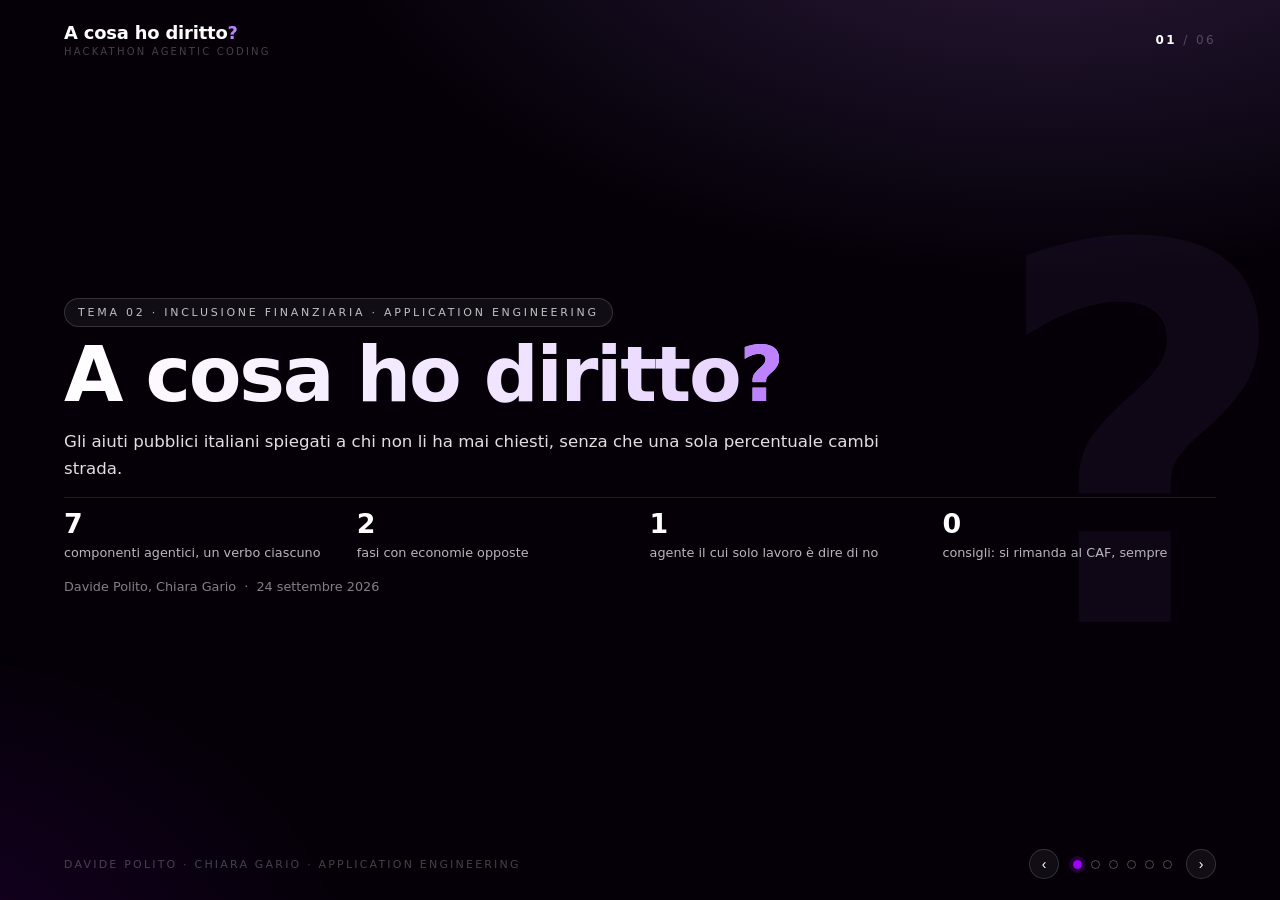
<file: presentation/index.html>
<!doctype html>
<html lang="it">
<head>
<meta charset="utf-8">
<meta name="viewport" content="width=device-width, initial-scale=1">
<title>A cosa ho diritto? — Hackathon Agentic Coding</title>
<!--
  Presentazione a 6 sezioni, 3:00 totali.
  I due minuti restanti dei cinque a disposizione sono demo dal vivo dell'applicazione reale
  (python app/main.py -> http://localhost:5000). Per questo il deck NON mostra schermate del
  prodotto né racconta il percorso utente passo per passo: quello lo fa la demo.
  La sezione 6 è la cerniera fra deck e demo.

  File singolo, nessuna dipendenza esterna: nessuna CDN, nessun font remoto, nessun build.
  Si apre offline con doppio clic.
  Navigazione: frecce destra/sinistra, PagSu/PagGiu, barra spaziatrice, Home, Fine, o i pallini in basso.

  Nomi, tier, fasi e limiti sono allineati a agents/ARCHITETTURA.md: in caso di divergenza vince quel file.
  Le cifre della sezione 04 vengono da agents/state/verifica-fase-a.json, riportate senza arrotondamenti.
  Estetica: docs/ux/estetica-v2.css, inlinata e adattata ai token di questo file.
  Contrasti: #A100FF come testo è 3.92:1 (sotto soglia) e qui è usato solo per riempimenti e bordi;
  il testo viola è #BE82FF (7.75:1). I numeri grandi sono bianco -> #D9B8FF su #230B33.
-->
<style>
*{box-sizing:border-box;margin:0;padding:0}
:root{
  --purple:#A100FF;           /* solo riempimenti e bordi */
  --purple-deep:#8A00DB;      /* riempimento con testo bianco sopra: 6.77:1 */
  --purple-light:#BE82FF;     /* testo viola: 7.75:1 */
  --bg:#050008;
  --surface-sunken:#0A0310;
  --surface-raised:#230B33;   /* bianco 17.99:1 · BE82FF 6.71:1 */
  --surface-top:#2E1440;
  --line:rgba(255,255,255,0.15);
  --line-hairline:rgba(255,255,255,0.10);
  --soft:rgba(255,255,255,0.05);
  --muted:rgba(255,255,255,0.64);
  --dim:#B9B5BC;              /* 9.89:1 su raised */
  --faint:rgba(255,255,255,0.25);
  --num-gradient:linear-gradient(180deg,#FFFFFF,#D9B8FF);
  --cat-glow:rgba(190,130,255,0.22);
}
html,body{height:100%}
body{
  background:var(--bg);
  color:#fff;
  font-family:"Inter",system-ui,-apple-system,"Segoe UI",Roboto,sans-serif;
  line-height:1.6;
  -webkit-font-smoothing:antialiased;
  overflow:hidden;
}
body::before{
  content:"";position:fixed;inset:0;pointer-events:none;z-index:0;
  background:
    radial-gradient(1200px 680px at 82% -16%, var(--cat-glow), transparent 62%),
    radial-gradient(820px 560px at -10% 108%, rgba(161,0,255,0.13), transparent 60%);
}

/* ---------- struttura ---------- */
.deck{position:fixed;inset:0;z-index:1}
.slide{
  position:absolute;inset:0;
  display:flex;flex-direction:column;justify-content:center;justify-content:safe center;
  padding:clamp(58px,7.6vh,92px) clamp(26px,5vw,88px) clamp(66px,8.4vh,92px);
  opacity:0;visibility:hidden;transform:translateY(10px);
  transition:opacity .3s ease, transform .3s ease;
  overflow-y:auto;
}
.slide.active{opacity:1;visibility:visible;transform:none}
.inner{width:100%;max-width:1260px;margin:0 auto}

/* ---------- chrome ---------- */
.chrome{position:fixed;left:0;right:0;z-index:5;pointer-events:none;
  padding:0 clamp(26px,5vw,88px);display:flex;align-items:center;justify-content:space-between;gap:18px}
.chrome.top{top:clamp(16px,2.6vh,30px)}
.chrome.bot{bottom:clamp(14px,2.3vh,26px)}
.wordmark{font-size:clamp(14px,1.4vw,18px);font-weight:600;letter-spacing:-0.01em;color:#fff;line-height:1.15}
.wordmark i{font-style:normal;font-weight:700;color:var(--purple-light)}
.wordmark small{display:block;margin-top:2px;font-size:10px;font-weight:500;
  text-transform:uppercase;letter-spacing:0.22em;color:var(--faint)}
.counter{font-size:12px;letter-spacing:.2em;color:var(--faint);font-variant-numeric:tabular-nums}
.counter b{color:#fff;font-weight:600}
.footnote{font-size:11px;text-transform:uppercase;letter-spacing:0.2em;color:rgba(255,255,255,0.25)}
.nav{display:flex;align-items:center;gap:14px;pointer-events:auto}
.dots{display:flex;gap:9px}
.dot{width:9px;height:9px;padding:0;border-radius:999px;border:1px solid rgba(255,255,255,0.28);
  background:transparent;cursor:pointer;transition:all .2s ease}
.dot.on{background:var(--purple);border-color:var(--purple);box-shadow:0 0 0 4px rgba(161,0,255,0.18)}
.navbtn{width:30px;height:30px;border-radius:999px;border:1px solid var(--line);background:var(--soft);
  color:#fff;cursor:pointer;font-size:14px;line-height:1;display:flex;align-items:center;justify-content:center}
.navbtn:hover{border-color:var(--purple-light)}

/* ---------- tipografia ---------- */
.eyebrow{display:inline-block;border:1px solid var(--line);background:var(--soft);
  border-radius:999px;font-size:11px;text-transform:uppercase;letter-spacing:0.25em;
  padding:7px 16px 6px;color:rgba(255,255,255,0.74);margin-bottom:clamp(10px,1.8vh,22px)}
h1,h2{background:linear-gradient(100deg,#FFFFFF,#D9B8FF);
  -webkit-background-clip:text;background-clip:text;color:transparent;padding-bottom:.06em}
h1{font-size:clamp(38px,6vw,78px);line-height:1.04;letter-spacing:-0.03em;font-weight:700}
h1 q{-webkit-text-fill-color:var(--purple-light);color:var(--purple-light);quotes:none}
h2{font-size:clamp(25px,3.5vw,46px);line-height:1.13;letter-spacing:-0.02em;font-weight:700;
  margin-bottom:clamp(8px,1.5vh,18px)}
h3{font-size:clamp(11px,1.05vw,13px);text-transform:uppercase;letter-spacing:0.2em;
  color:var(--purple-light);font-weight:600;margin-bottom:10px}
.lead{font-size:clamp(16px,1.5vw,22px);color:rgba(255,255,255,0.88);max-width:78ch}
.body{font-size:clamp(13.5px,1.18vw,17px);color:var(--muted)}
.small{font-size:clamp(11.5px,1vw,14.5px);color:rgba(255,255,255,0.5)}
.mt{margin-top:clamp(10px,1.8vh,22px)}
.mt2{margin-top:clamp(16px,2.6vh,30px)}
strong{color:#fff;font-weight:600}
em{color:var(--purple-light);font-style:normal}
code{font-family:ui-monospace,"Cascadia Mono",Consolas,monospace;font-size:0.88em;color:var(--purple-light);
  background:rgba(161,0,255,0.12);border:1px solid rgba(161,0,255,0.22);border-radius:6px;padding:1px 6px;white-space:nowrap}

ul.b{list-style:none}
ul.b li{position:relative;padding-left:1.5em;margin-bottom:.5em;
  font-size:clamp(13.5px,1.18vw,17px);color:var(--muted)}
ul.b li::before{content:"\203A";position:absolute;left:0;top:-0.08em;color:var(--purple-light);font-size:1.3em;line-height:1.5}
ul.b.tight li{margin-bottom:.3em}

/* ---------- blocchi ---------- */
.grid{display:grid;gap:clamp(11px,1.4vw,20px)}
.g2{grid-template-columns:repeat(2,minmax(0,1fr))}
.g3{grid-template-columns:repeat(3,minmax(0,1fr))}
.g2w{grid-template-columns:minmax(0,1.32fr) minmax(0,1fr)}
.card{position:relative;background:linear-gradient(180deg,#180527,var(--surface-raised));
  border:1px solid var(--line-hairline);border-top:3px solid var(--purple-light);
  border-radius:16px;padding:clamp(13px,1.5vw,22px);
  box-shadow:0 18px 40px rgba(0,0,0,.35), inset 0 1px 0 rgba(255,255,255,0.07)}
.card.flat{border-top:1px solid var(--line-hairline);background:rgba(255,255,255,0.035);box-shadow:none}
.card.accent{border-color:rgba(161,0,255,0.45);border-top-color:var(--purple-light);
  background:linear-gradient(180deg,rgba(161,0,255,0.14),rgba(161,0,255,0.07))}
.note{border-left:3px solid var(--purple-light);padding:2px 0 2px 18px;color:#fff;
  font-size:clamp(14px,1.38vw,20px);line-height:1.45}
.quote{background:var(--surface-sunken);border:1px solid var(--line-hairline);
  border-left:3px solid var(--purple-light);border-radius:12px;
  padding:clamp(11px,1.3vw,18px) clamp(14px,1.6vw,24px);
  font-size:clamp(13.5px,1.24vw,18px);line-height:1.5;color:rgba(255,255,255,0.9)}
.quote cite{display:block;margin-top:7px;font-style:normal;font-size:11px;text-transform:uppercase;
  letter-spacing:0.2em;color:var(--faint)}

/* ---------- tessere numero (estetica v2 · R1) ---------- */
.figs{display:grid;grid-template-columns:repeat(auto-fit,minmax(180px,1fr));
  gap:clamp(10px,1.2vw,18px);margin-top:clamp(12px,2vh,24px)}
.fig{position:relative;background:var(--surface-raised);border:1px solid var(--line-hairline);
  border-radius:14px;padding:clamp(13px,1.5vw,22px);overflow:hidden}
.fig::before{content:"";position:absolute;inset:0 0 auto 0;height:1px;
  background:linear-gradient(90deg,transparent,rgba(255,255,255,.22),transparent)}
.fig b{display:block;font-size:clamp(34px,3.6vw,58px);font-weight:700;line-height:1.02;
  letter-spacing:-0.035em;font-variant-numeric:tabular-nums lining-nums;
  color:#fff;background:var(--num-gradient);
  -webkit-background-clip:text;background-clip:text;-webkit-text-fill-color:transparent;
  padding-bottom:.04em}
.fig span{display:block;margin-top:clamp(6px,1vh,12px);font-size:clamp(11.5px,1vw,14.5px);
  line-height:1.35;color:var(--dim)}
.fig.missing b{font-size:clamp(19px,1.9vw,28px);font-weight:500;background:none;
  -webkit-text-fill-color:currentColor;color:var(--dim);letter-spacing:0;line-height:1.3}
@media (forced-colors:active){.fig b{-webkit-text-fill-color:CanvasText;background:none}}

table{width:100%;border-collapse:collapse;font-size:clamp(12.5px,1.1vw,16px)}
th{text-align:left;font-size:11px;text-transform:uppercase;letter-spacing:.2em;color:var(--purple-light);
  font-weight:600;padding:0 0 9px;border-bottom:1px solid rgba(255,255,255,0.14)}
td{padding:10px 0;border-bottom:1px solid rgba(255,255,255,0.08);color:var(--muted);vertical-align:top}
td:first-child{color:#fff;padding-right:24px;width:44%}
table.tight td{padding:8px 0;font-size:clamp(12px,1.02vw,15.5px)}
table.tight td:first-child{width:46%;color:rgba(255,255,255,0.78)}
table.tri td{padding:9px 0}
table.tri td:first-child{width:33%}
table.tri td:nth-child(2),table.tri th:nth-child(2){padding-right:26px}
table.tri th:first-child{padding-right:26px}
.was{color:rgba(255,255,255,0.86)}
.bad{color:#F5B85C}       /* 11.78:1 su fondo scuro */

/* ---------- diagramma ---------- */
.arch{display:block;width:100%;height:auto;max-height:clamp(200px,42vh,400px);margin:0 auto}
.arch text{font-family:"Inter",system-ui,-apple-system,"Segoe UI",Roboto,sans-serif}
.dense h2{font-size:clamp(21px,2.6vw,34px);margin-bottom:6px}
.dense>.inner>.body{font-size:clamp(12.5px,1.02vw,15.5px)}
.dense .card{padding:clamp(10px,1.15vw,17px)}
.dense .card .body{font-size:clamp(12px,0.96vw,15px)}
.dense .mt{margin-top:clamp(9px,1.4vh,16px)}
.legend{display:flex;flex-wrap:wrap;gap:6px 22px;margin-top:9px;
  font-size:clamp(11px,0.98vw,13.5px);color:var(--muted)}
.legend span{display:inline-flex;align-items:center;gap:8px}
.chip{width:13px;height:13px;border-radius:4px;display:inline-block}
.chip.opus{background:var(--purple)}
.chip.sonnet{border:1.5px solid var(--purple-light)}
.chip.haiku{border:1.5px solid rgba(255,255,255,0.35)}

/* ---------- copertina (estetica v2 · R2) ---------- */
.cover{overflow:hidden}
.cover::before{content:"?";position:absolute;right:-1vw;top:50%;transform:translateY(-52%);
  font-size:min(38rem,58vh);line-height:.8;font-weight:700;
  color:var(--purple-light);opacity:.055;pointer-events:none;user-select:none;z-index:0}
.cover .inner{position:relative;z-index:1}
.proofs{display:grid;grid-template-columns:repeat(auto-fit,minmax(150px,1fr));
  gap:clamp(12px,1.5vw,22px);margin-top:clamp(18px,3vh,36px);padding-top:clamp(14px,2.4vh,28px);
  border-top:1px solid var(--line-hairline)}
.proofs b{display:block;font-size:clamp(20px,2.1vw,30px);font-weight:700;line-height:1.05;
  letter-spacing:-0.03em;font-variant-numeric:tabular-nums;color:#fff}
.proofs span{display:block;margin-top:5px;font-size:clamp(11.5px,1vw,14px);color:var(--dim)}

/* ---------- responsive ---------- */
@media (max-height:980px){
  .slide{padding-top:50px;padding-bottom:54px}
  .eyebrow{margin-bottom:8px;padding:5px 13px 4px}
  h2{font-size:clamp(22px,2.9vw,34px);margin-bottom:6px}
  .lead{font-size:clamp(14.5px,1.3vw,18px)}
  .mt{margin-top:10px}
  .mt2{margin-top:14px}
  .figs{margin-top:12px;gap:10px}
  .fig{padding:12px 14px;border-radius:12px}
  .fig b{font-size:clamp(28px,2.9vw,42px)}
  .fig span{margin-top:6px;font-size:11.5px}
  .card{padding:11px 14px;border-radius:12px}
  .dense .arch{max-height:38vh}
  .dense h2{font-size:clamp(19px,2.3vw,28px);margin-bottom:4px}
  .dense>.inner>.body{font-size:12.5px}
  .dense .card{padding:9px 12px}
  .dense .card .body{font-size:11.8px}
  .dense .card h3{margin-bottom:5px}
  .dense .mt{margin-top:9px}
  .dense .small{font-size:11.3px;line-height:1.45}
  table{font-size:12.3px}
  table.tight{font-size:11.8px}
  th{padding-bottom:6px}
  td{padding:7px 0}
  ul.b li{font-size:12.6px;margin-bottom:.24em}
  .quote{padding:9px 14px;font-size:12.8px}
  .note{font-size:14.5px}
  .legend{font-size:11px;gap:3px 16px;margin-top:6px}
  .proofs{margin-top:14px;padding-top:12px}
}
@media (max-width:900px){
  .g2,.g3,.g2w{grid-template-columns:1fr}
  .arch{max-height:none}
  td:first-child{width:auto}
  table.tri td:first-child,table.tri td:nth-child(2){width:auto}
}
@media print{
  body{overflow:visible}
  .chrome{display:none}
  .slide{position:static;opacity:1;visibility:visible;transform:none;page-break-after:always;min-height:100vh}
}
</style>
</head>
<body>

<div class="chrome top">
  <div class="wordmark">A cosa ho diritto<i>?</i><small>Hackathon Agentic Coding</small></div>
  <div class="counter"><b id="cur">01</b> / <span id="tot">06</span></div>
</div>

<main class="deck" id="deck">

<!-- ============================================================
     SEZIONE 1 — COPERTINA
     TEMPO ASSEGNATO: 0:10   ·   cumulato 0:10
     ============================================================ -->
<section class="slide cover" aria-label="Copertina">
  <div class="inner">
    <div class="eyebrow">Tema 02 · Inclusione finanziaria · Application Engineering</div>
    <h1>A cosa ho diritto<q>?</q></h1>
    <p class="lead mt">Gli aiuti pubblici italiani spiegati a chi non li ha mai chiesti, senza che
      una sola percentuale cambi strada.</p>
    <div class="proofs">
      <div><b>7</b><span>componenti agentici, un verbo ciascuno</span></div>
      <div><b>2</b><span>fasi con economie opposte</span></div>
      <div><b>1</b><span>agente il cui solo lavoro è dire di no</span></div>
      <div><b>0</b><span>consigli: si rimanda al CAF, sempre</span></div>
    </div>
    <p class="small mt2">Davide Polito, Chiara Gario &nbsp;·&nbsp; 24 settembre 2026</p>
  </div>
</section>

<!-- ============================================================
     SEZIONE 2 — LA PERSONA E LA PERDITA
     TEMPO ASSEGNATO: 0:30   ·   cumulato 0:40
     ============================================================ -->
<section class="slide" aria-label="La persona e la perdita">
  <div class="inner">
    <div class="eyebrow">01 · Il problema</div>
    <h2>Marco ha appena rifatto il bagno. Nessuno gli dirà che poteva riavere metà della spesa.</h2>
    <p class="lead">Ha pagato 18.000 euro con bonifico. Il muratore gli ha detto «c'è la detrazione».
      Ha aperto la pagina dell'Agenzia delle Entrate, ha letto <em>«detrazione dall'IRPEF da ripartire
      in 10 quote annuali di pari importo»</em>, e ha chiuso la pagina. Nel 730 non scriverà niente.</p>
    <div class="figs">
      <div class="fig"><b>9.000 &euro;</b><span>Il 50% su abitazione principale: la detrazione a cui
        Marco ha diritto per legge e che non chiederà.</span></div>
      <div class="fig"><b>900 &euro;</b><span>All'anno per dieci anni. Non la perde una volta sola:
        non la vedrà in nessuna delle prossime dieci dichiarazioni.</span></div>
      <div class="fig missing"><b>Nessuno</b><span>gliela ricorderà. Un'agevolazione non si perde
        sbagliando: si perde stando fermi.</span></div>
    </div>
    <p class="note mt2">Non manca l'informazione: è pubblica, gratuita e corretta.
      Manca la distanza fra l'informazione e la persona che dovrebbe usarla.</p>
    <p class="small mt">Il conto &egrave; nostro, su questa slide, e sta nei limiti dell&rsquo;IRPEF
      dovuta: il sistema non calcola quanto spetta a una persona. Marco mette insieme i quattro
      profili su cui abbiamo provato il prodotto.</p>
  </div>
</section>

<!-- ============================================================
     SEZIONE 3 — ADERENZA AL TEMA 02
     TEMPO ASSEGNATO: 0:35   ·   cumulato 1:15
     ============================================================ -->
<section class="slide dense" aria-label="Aderenza al Tema 02">
  <div class="inner">
    <div class="eyebrow">02 &middot; Perch&eacute; &egrave; Tema 02</div>
    <h2>Il fisco &egrave; finanza personale. &Egrave; la parte che costa soldi veri.</h2>
    <div class="quote mt">&laquo;Supportare l&rsquo;educazione alla finanza personale di base, aiutando le persone
      con bassa alfabetizzazione finanziaria a comprendere concetti e gestire meglio le proprie
      finanze quotidiane.&raquo;<cite>Tema 02 &mdash; testo della traccia</cite></div>

    <h3 class="mt">Gli scenari che il tema chiede, e i nostri</h3>
    <table class="tri">
      <tbody>
        <tr>
          <td>&laquo;comprensione di un concetto finanziario di base&raquo;</td>
          <td><strong>Detrazione, IRPEF, aliquota, ISEE.</strong> Chi non sa cos&rsquo;&egrave; una detrazione
            non capisce la propria busta paga.</td>
        </tr>
        <tr>
          <td>&laquo;comprensione di costi e commissioni&raquo;</td>
          <td>Il tetto di spesa, la quota annuale, <strong>i primi 129,11 euro che restano fuori</strong>.
            &Egrave; l&igrave; che ci si sbaglia sui propri soldi.</td>
        </tr>
        <tr>
          <td>&laquo;lettura di un estratto conto o di una bolletta&raquo;</td>
          <td>&laquo;36% su un massimo di 96.000 euro per unit&agrave; immobiliare, in 10 quote annuali&raquo;.
            <strong>Stesso problema di lettura di una bolletta</strong> &mdash; e qui sbagliare costa.</td>
        </tr>
        <tr>
          <td>&laquo;simulazione di una scelta quotidiana di risparmio&raquo;</td>
          <td>Entro il 2026 o dal 2028 cambiano percentuale e tetto.
            Glielo <strong>spieghiamo</strong>; non scegliamo noi.</td>
        </tr>
      </tbody>
    </table>
    <p class="note mt">Non diciamo mai cosa conviene fare. Spieghiamo, e per le decisioni mandiamo al CAF.</p>
    <p class="small mt">Nel repository, per chi vorr&agrave; guardarli dopo: la difficolt&agrave; dell&rsquo;utente,
      il confronto prima/dopo su quattro casi e la nota su rischi e chiarezza.</p>
  </div>
</section>

<!-- ============================================================
     SEZIONE 4 — ARCHITETTURA AGENTICA (sezione principale)
     TEMPO ASSEGNATO: 1:00   ·   cumulato 2:15
     ============================================================ -->
<section class="slide dense" aria-label="Architettura agentica">
  <div class="inner">
    <div class="eyebrow">03 &middot; Dove interviene l&rsquo;AI</div>
    <h2>Il lavoro difficile si fa una volta sola, prima</h2>
    <p class="lead" style="margin-bottom:4px">Quando arriva la persona, il sistema legge un elenco
      gi&agrave; controllato. Per questo &egrave; veloce, e per questo non inventa.</p>

    <svg class="arch" viewBox="0 0 1240 318" role="img" aria-labelledby="archTitle archDesc" preserveAspectRatio="xMidYMid meet">
      <title id="archTitle">Come funziona, in due tempi</title>
      <desc id="archDesc">Prima, una volta sola: un agente legge le pagine ufficiali di Agenzia delle Entrate e INPS
        ed estrae percentuali, tetti e scadenze; un secondo agente le riscrive in parole semplici; un terzo agente
        controlla che riscrivendo non sia cambiato niente e puo solo approvare o respingere, non riscrivere.
        Ne esce un elenco verificato. Poi, quando arriva la persona: cinque domande a scelta multipla,
        un agente capisce la situazione, un altro cerca nell&#8217;elenco verificato, un altro spiega come fare passo per passo.</desc>
      <defs>
        <marker id="ah" viewBox="0 0 10 10" refX="9" refY="5" markerWidth="7" markerHeight="7" orient="auto-start-reverse">
          <path d="M0,0 L10,5 L0,10 z" fill="#BE82FF"/>
        </marker>
      </defs>

      <text x="6" y="15" font-size="15" letter-spacing="2.4" font-weight="600" fill="#BE82FF">PRIMA &#183; UNA VOLTA SOLA</text>
      <text x="318" y="15" font-size="14" fill="rgba(255,255,255,0.58)">si prepara l&#8217;elenco delle misure</text>

      <rect x="4" y="28" width="176" height="78" rx="13" fill="rgba(255,255,255,0.03)" stroke="rgba(255,255,255,0.13)"/>
      <text x="22" y="60" font-size="17" font-weight="600" fill="rgba(255,255,255,0.88)">Pagine ufficiali</text>
      <text x="22" y="84" font-size="14" fill="rgba(255,255,255,0.55)">Agenzia Entrate, INPS</text>

      <rect x="216" y="28" width="228" height="78" rx="13" fill="rgba(255,255,255,0.06)" stroke="rgba(255,255,255,0.18)"/>
      <text x="234" y="60" font-size="18" font-weight="600" fill="#ffffff">Legge ed estrae i numeri</text>
      <text x="234" y="84" font-size="14" fill="rgba(255,255,255,0.62)">percentuali, tetti, scadenze</text>

      <rect x="480" y="28" width="228" height="78" rx="13" fill="rgba(255,255,255,0.06)" stroke="rgba(255,255,255,0.18)"/>
      <text x="498" y="60" font-size="18" font-weight="600" fill="#ffffff">Li riscrive</text>
      <text x="498" y="84" font-size="14" fill="rgba(255,255,255,0.62)">in parole che capisce chiunque</text>

      <rect x="744" y="28" width="268" height="78" rx="13" fill="rgba(161,0,255,0.17)" stroke="#BE82FF" stroke-width="1.8"/>
      <text x="762" y="58" font-size="18" font-weight="600" fill="#ffffff">Controlla che non sia</text>
      <text x="762" y="82" font-size="18" font-weight="600" fill="#ffffff">cambiato niente</text>

      <rect x="1048" y="28" width="188" height="78" rx="13" fill="rgba(255,255,255,0.03)" stroke="rgba(255,255,255,0.13)"/>
      <text x="1066" y="60" font-size="17" font-weight="600" fill="#ffffff">Elenco verificato</text>
      <text x="1066" y="84" font-size="14" fill="rgba(255,255,255,0.55)">pronto all&#8217;uso</text>

      <path d="M184,67 H212" stroke="#BE82FF" stroke-width="1.8" fill="none" marker-end="url(#ah)"/>
      <path d="M448,67 H476" stroke="#BE82FF" stroke-width="1.8" fill="none" marker-end="url(#ah)"/>
      <path d="M712,67 H740" stroke="#BE82FF" stroke-width="1.8" fill="none" marker-end="url(#ah)"/>
      <path d="M1016,67 H1044" stroke="#BE82FF" stroke-width="1.8" fill="none" marker-end="url(#ah)"/>

      <path d="M820,106 V128 H594 V110" stroke="#BE82FF" stroke-width="1.6" fill="none"
            stroke-dasharray="6 4" marker-end="url(#ah)"/>
      <text x="707" y="147" text-anchor="middle" font-size="15" fill="#BE82FF">se &#232; cambiato qualcosa, si rif&#224;</text>
      <text x="1236" y="147" text-anchor="end" font-size="15" fill="rgba(255,255,255,0.8)">non pu&#242; riscrivere: solo approvare o respingere</text>

      <text x="6" y="200" font-size="15" letter-spacing="2.4" font-weight="600" fill="#BE82FF">POI &#183; QUANDO ARRIVA LA PERSONA</text>
      <text x="410" y="200" font-size="14" fill="rgba(255,255,255,0.58)">si legge l&#8217;elenco, non si torna alle fonti</text>

      <rect x="4" y="213" width="176" height="78" rx="13" fill="rgba(255,255,255,0.03)" stroke="rgba(255,255,255,0.13)"/>
      <text x="22" y="245" font-size="17" font-weight="600" fill="rgba(255,255,255,0.88)">5 domande</text>
      <text x="22" y="269" font-size="14" fill="rgba(255,255,255,0.55)">a scelta multipla</text>

      <rect x="216" y="213" width="228" height="78" rx="13" fill="rgba(255,255,255,0.06)" stroke="rgba(255,255,255,0.18)"/>
      <text x="234" y="245" font-size="18" font-weight="600" fill="#ffffff">Capisce la situazione</text>
      <text x="234" y="269" font-size="14" fill="rgba(255,255,255,0.62)">casa, figli, lavoro, salute</text>

      <rect x="480" y="213" width="228" height="78" rx="13" fill="rgba(255,255,255,0.06)" stroke="rgba(255,255,255,0.18)"/>
      <text x="498" y="245" font-size="18" font-weight="600" fill="#ffffff">Cerca nell&#8217;elenco</text>
      <text x="498" y="269" font-size="14" fill="rgba(255,255,255,0.62)">solo misure gi&#224; verificate</text>

      <rect x="744" y="213" width="268" height="78" rx="13" fill="rgba(255,255,255,0.06)" stroke="rgba(255,255,255,0.18)"/>
      <text x="762" y="245" font-size="18" font-weight="600" fill="#ffffff">Spiega come fare</text>
      <text x="762" y="269" font-size="14" fill="rgba(255,255,255,0.62)">passo per passo, e cosa serve</text>

      <rect x="1048" y="213" width="188" height="78" rx="13" fill="rgba(161,0,255,0.12)" stroke="#BE82FF"/>
      <text x="1066" y="245" font-size="17" font-weight="600" fill="#ffffff">La sua scheda</text>
      <text x="1066" y="269" font-size="14" fill="rgba(255,255,255,0.62)">con il rimando al CAF</text>

      <path d="M184,252 H212" stroke="#BE82FF" stroke-width="1.8" fill="none" marker-end="url(#ah)"/>
      <path d="M448,252 H476" stroke="#BE82FF" stroke-width="1.8" fill="none" marker-end="url(#ah)"/>
      <path d="M712,252 H740" stroke="#BE82FF" stroke-width="1.8" fill="none" marker-end="url(#ah)"/>
      <path d="M1016,252 H1044" stroke="#BE82FF" stroke-width="1.8" fill="none" marker-end="url(#ah)"/>
    </svg>

    <div class="grid g2 mt">
      <div class="card">
        <h3>Il pezzo che conta</h3>
        <p class="body">Il terzo agente esiste per <strong>dare torto al secondo</strong>. Qui usiamo il
          modello pi&ugrave; bravo che abbiamo: &egrave; il punto dove sbagliare fa danno.</p>
      </div>
      <div class="card flat">
        <h3>Perch&eacute; &egrave; veloce</h3>
        <p class="body">Leggere e verificare le fonti costa, e si fa <strong>una volta sola</strong>.
          Alla persona rispondono tre agenti leggeri che leggono un elenco gi&agrave; pronto.</p>
      </div>
    </div>
    <p class="small mt">Sette agenti in tutto, uno per compito: nel repository ognuno &egrave; un file con
      le sue istruzioni, i suoi permessi e i suoi limiti &mdash; source-analyzer, explainer,
      fidelity-validator, orchestrator, profiler, eligibility, navigator.</p>
  </div>
</section>

<!-- ============================================================
     SEZIONE 5 — LA PROVA CHE FUNZIONA, E I LIMITI
     TEMPO ASSEGNATO: 0:35   ·   cumulato 2:50
     ============================================================ -->
<section class="slide dense" aria-label="La prova e i limiti">
  <div class="inner">
    <div class="eyebrow">04 &middot; La prova</div>
    <h2>Su sei misure, il controllo ne ha fermate quattro</h2>
    <div class="figs">
      <div class="fig"><b>6</b><span>misure lavorate, da 8 pagine ufficiali</span></div>
      <div class="fig"><b>8</b><span>controlli fatti: tre misure sono passate subito, tre no</span></div>
      <div class="fig"><b>4</b><span>errori gravi trovati prima che qualcuno li leggesse</span></div>
      <div class="fig"><b>1</b><span>misura mai pubblicata: la fonte si contraddice</span></div>
    </div>

    <table class="d3 mt">
      <thead><tr><th>La fonte dice</th><th>Era diventato</th><th>Cosa sarebbe successo</th></tr></thead>
      <tbody>
        <tr>
          <td class="was">96.000 euro <strong>per unit&agrave; immobiliare</strong></td>
          <td class="bad">96.000 euro</td>
          <td>Chi ristruttura due case crede di avere un tetto unico.</td>
        </tr>
        <tr>
          <td class="was">il 19% <strong>della parte che supera</strong> 129,11 euro</td>
          <td class="bad">il 19% delle spese che superano 129,11 euro</td>
          <td>Si aspetta uno sconto pi&ugrave; grande di quello che avr&agrave;.</td>
        </tr>
        <tr>
          <td class="was">entro il 30 aprile <strong>dell&rsquo;anno dopo le mensilit&agrave;</strong></td>
          <td class="bad">entro il 30 aprile 2027</td>
          <td>Una data che nella fonte non esiste: si perde il termine.</td>
        </tr>
      </tbody>
    </table>

    <div class="grid g2 mt">
      <div class="card">
        <h3>La misura che non &egrave; entrata</h3>
        <p class="body">Una detrazione sull&rsquo;affitto per i giovani: la stessa riga dice &laquo;dai 20 ai 30
          anni&raquo; e &laquo;fino ai 31&raquo;. Non abbiamo scelto la lettura pi&ugrave; probabile.
          <strong>Manca, e lo diciamo.</strong></p>
      </div>
      <div class="card flat">
        <h3>Cosa non fa</h3>
        <ul class="b tight">
          <li>Non calcola l&rsquo;ISEE e non dice quanto spetta a te.</li>
          <li>Non entra nei portali: spiega come arrivarci.</li>
          <li>Se una misura non &egrave; nell&rsquo;elenco, non la nomina: manda al CAF.</li>
        </ul>
      </div>
    </div>
  </div>
</section>

<!-- ============================================================
     SEZIONE 6 — PASSAGGIO ALLA DEMO
     TEMPO ASSEGNATO: 0:10   ·   cumulato 3:00
     (poi 2:00 di demo dal vivo, fuori dal conteggio del deck)
     ============================================================ -->
<section class="slide" aria-label="Passaggio alla demo">
  <div class="inner">
    <div class="eyebrow">05 &middot; Adesso il prodotto</div>
    <h2>Due minuti sull&rsquo;applicazione vera</h2>
    <p class="lead">Non un video e non un finto prodotto: gira su questa macchina, e legge l&rsquo;elenco
      verificato di cui abbiamo appena parlato.</p>
    <div class="grid g3 mt2">
      <div class="card">
        <h3>Che cosa vedete</h3>
        <p class="body">Il percorso di Marco, dall&rsquo;inizio alla fine: cinque domande, le misure che lo
          riguardano, i passi da fare.</p>
      </div>
      <div class="card accent">
        <h3>Dove guardare</h3>
        <ul class="b tight">
          <li>Ogni cifra porta la sua <strong>fonte e la data</strong>.</li>
          <li>&laquo;Per unit&agrave; immobiliare&raquo; e &laquo;la parte che supera&raquo;: <strong>ci sono</strong>.</li>
          <li>Il rimando al CAF c&rsquo;&egrave; sempre.</li>
          <li>Chiudiamo su un caso che il sistema <strong>rifiuta</strong>.</li>
        </ul>
      </div>
      <div class="card flat">
        <h3>Che cosa non vedrete</h3>
        <p class="body">Un numero di cui non si sappia da dove viene.</p>
      </div>
    </div>
    <p class="note mt2">Una percentuale sbagliata su un bonus non &egrave; un refuso: &egrave; un danno a una
      persona che presenta una pratica vera. Da qui viene tutto il resto.</p>
  </div>
</section>

</main>

<div class="chrome bot">
  <div class="footnote">Davide Polito · Chiara Gario · Application Engineering</div>
  <div class="nav">
    <button class="navbtn" id="prev" type="button" aria-label="Sezione precedente">&#8249;</button>
    <div class="dots" id="dots" role="tablist" aria-label="Indice delle sezioni"></div>
    <button class="navbtn" id="next" type="button" aria-label="Sezione successiva">&#8250;</button>
  </div>
</div>

<script>
(function () {
  var slides = Array.prototype.slice.call(document.querySelectorAll('.slide'));
  var dots = document.getElementById('dots');
  var cur = document.getElementById('cur');
  var i = 0;

  function pad(n) { return (n < 10 ? '0' : '') + n; }

  slides.forEach(function (s, n) {
    var b = document.createElement('button');
    b.className = 'dot';
    b.type = 'button';
    b.setAttribute('role', 'tab');
    b.setAttribute('aria-label', 'Sezione ' + (n + 1));
    b.addEventListener('click', function () { go(n); });
    dots.appendChild(b);
  });
  var buttons = Array.prototype.slice.call(dots.children);

  function go(n) {
    i = Math.max(0, Math.min(slides.length - 1, n));
    slides.forEach(function (s, k) {
      s.classList.toggle('active', k === i);
      s.setAttribute('aria-hidden', k === i ? 'false' : 'true');
    });
    buttons.forEach(function (b, k) {
      b.classList.toggle('on', k === i);
      b.setAttribute('aria-selected', k === i ? 'true' : 'false');
    });
    cur.textContent = pad(i + 1);
    slides[i].scrollTop = 0;
    if (history.replaceState) { history.replaceState(null, '', '#' + (i + 1)); }
  }

  document.addEventListener('keydown', function (e) {
    var k = e.key;
    if (k === 'ArrowRight' || k === 'PageDown' || k === ' ' || k === 'Spacebar') { go(i + 1); e.preventDefault(); }
    else if (k === 'ArrowLeft' || k === 'PageUp' || k === 'Backspace') { go(i - 1); e.preventDefault(); }
    else if (k === 'Home') { go(0); e.preventDefault(); }
    else if (k === 'End') { go(slides.length - 1); e.preventDefault(); }
  });

  document.getElementById('prev').addEventListener('click', function () { go(i - 1); });
  document.getElementById('next').addEventListener('click', function () { go(i + 1); });
  document.getElementById('tot').textContent = pad(slides.length);

  var h = parseInt(String(location.hash).replace('#', ''), 10);
  go(isNaN(h) ? 0 : h - 1);
})();
</script>

<style>
/* --- leggibilita della tabella di mappatura tema -> soluzione -------------
   Le due colonne avevano lo stesso trattamento: non si distingueva cio che
   dice il tema da cio che rispondiamo noi. Ora la citazione del tema e' una
   colonna a se, con colore e filetto propri, e la risposta resta prosa. --- */
table.tri{border-collapse:separate;border-spacing:0;width:100%}
table.tri td{padding:14px 0;vertical-align:top;border-top:1px solid rgba(255,255,255,.09)}
table.tri tr:first-child td{border-top:0}
table.tri td:first-child{
  width:31%;padding-right:26px;position:relative;
  color:#BE82FF;                       /* 7.75:1 sul fondo: e' la voce del tema */
  font-weight:600;line-height:1.45;
}
table.tri td:first-child::before{
  content:"";position:absolute;left:0;top:18px;bottom:18px;width:2px;
  background:rgba(190,130,255,.35);border-radius:2px;
}
table.tri td:first-child{padding-left:16px}
table.tri td:last-child{
  padding-left:26px;color:#D0CCD3;line-height:1.55;  /* 12.61:1 */
  border-left:1px solid rgba(255,255,255,.07);
}
table.tri td:last-child strong{color:#fff}
@media (max-width:900px){
  table.tri td{display:block;border-top:0}
  table.tri td:first-child{width:auto;padding-bottom:6px}
  table.tri td:last-child{border-left:0;padding-left:16px;padding-bottom:18px;
    border-bottom:1px solid rgba(255,255,255,.09)}
}
table.d3 td:first-child{width:30%;padding-right:22px}
table.d3 td:nth-child(2){width:28%;padding-right:22px;color:#F5B85C}
table.d3 td:last-child{color:#D0CCD3}
</style>
</body>
</html>
</file>
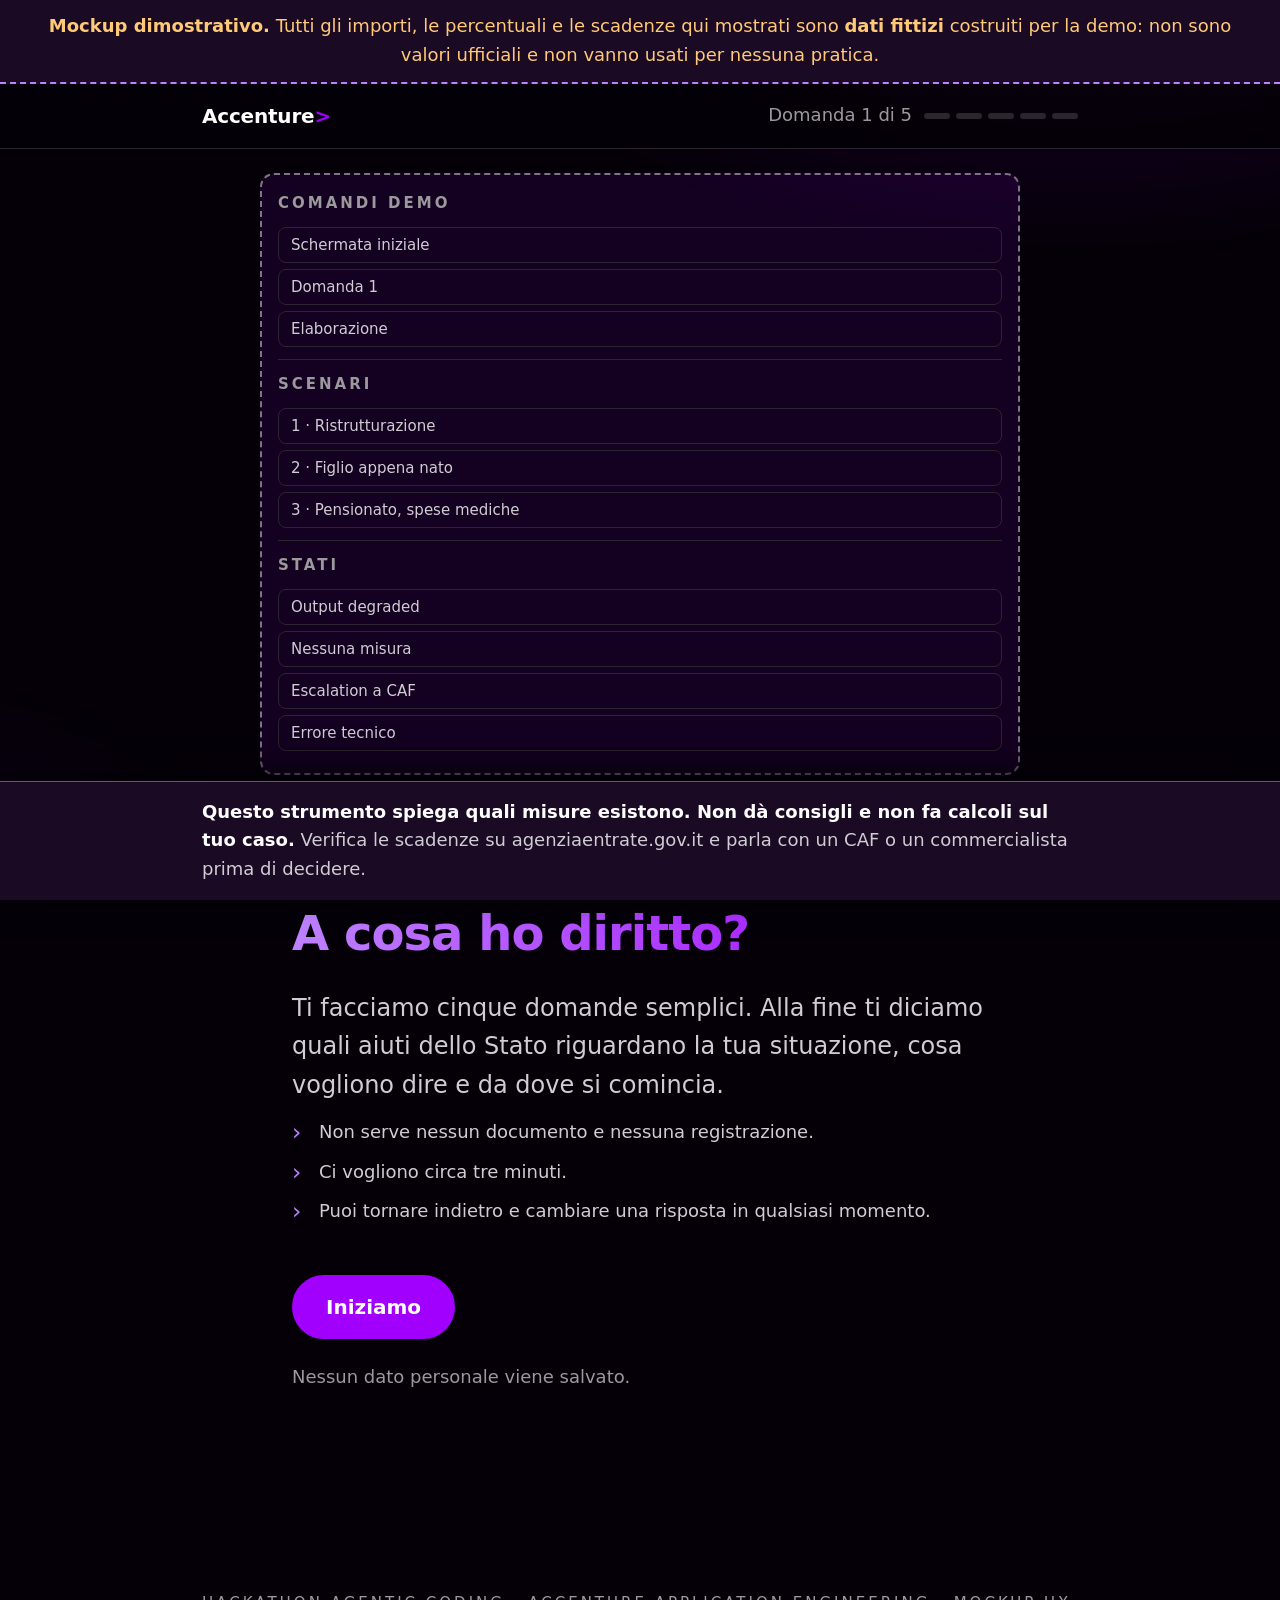
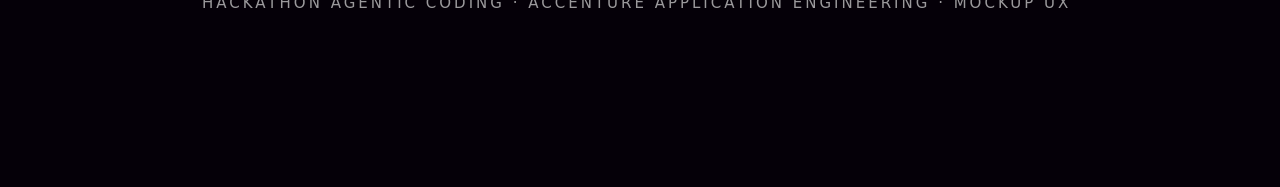
<file: docs/ux/mockup.html>
<!doctype html>
<html lang="it">
<head>
<meta charset="utf-8">
<meta name="viewport" content="width=device-width, initial-scale=1">
<title>A cosa ho diritto? — mockup navigabile</title>
<!--
  Mockup navigabile · "A cosa ho diritto?"
  File singolo, zero dipendenze esterne: nessuna CDN, nessun font remoto, nessuna immagine.
  Si apre con doppio clic e funziona offline.

  A cosa serve:
   1. mostrare in demo l'intero percorso, dai primi passi alla scheda finale;
   2. dare a chi implementa `app/` markup e stili da copiare tali e quali.

  Come è organizzato:
   - blocco TOKEN      -> copia di docs/ux/accenture-tokens.css (in app/ si importa il file, non si incolla)
   - blocco COMPONENTI -> gli stili da portare in app/styles/components.css: usano solo var(--...)
   - blocco SCHERMATE  -> il markup, con gli attributi aria-* già al posto giusto
   - blocco SCENARI    -> dati FITTIZI dei 3 scenari coperti dal catalogo, nella forma degli schemi degli agenti

  Tutti i dati fiscali mostrati sono inventati a scopo dimostrativo. Vedi la fascia in cima.
-->
<style>
/* ============================================================================
   TOKEN — copia di docs/ux/accenture-tokens.css
   In app/ NON si incolla: si importa il file. Qui è in linea solo per tenere
   il mockup in un file unico senza dipendenze.
   ============================================================================ */
:root{
  --acc-purple:#A100FF; --acc-purple-light:#BE82FF; --acc-ink:#0A0014;
  --acc-gradient-title:linear-gradient(90deg,var(--acc-purple-light),var(--acc-purple));

  --surface-base:#050008; --surface-card:#140021; --surface-hover:#1C0A29;
  --surface-selected:#230B33; --surface-banner:#1A0A24; --surface-error:#2A0E12;
  --surface-quiet:rgba(255,255,255,0.05);
  --surface-glow:
    radial-gradient(1100px 620px at 84% -14%, rgba(161,0,255,0.20), transparent 62%),
    radial-gradient(760px 520px at -8% 110%, rgba(161,0,255,0.11), transparent 60%);

  --text-primary:#FFFFFF;    /* 20.79:1 */
  --text-secondary:#D0CCD3;  /* 12.61:1 */
  --text-tertiary:#9B999C;   /*  7.36:1 */
  --text-accent:#BE82FF;     /*  7.75:1 */
  --text-on-purple:#FFFFFF;  /*  5.30:1 */
  --text-on-light:#0A0014;   /*  7.65:1 */
  --text-disabled:#807587;   /*  4.58:1 */
  --text-error:#FF9F93;      /* 10.11:1 */
  --text-warning:#FFC978;    /* 13.20:1 */
  --text-positive:#6FE3B0;   /* 12.64:1 */

  --line-decorative:#2A262D; --line-soft:#64576C; --line-control:#807587;
  --line-accent:#A100FF; --line-selected:#BE82FF;
  --border-width:1px; --border-width-control:2px; --border-width-selected:3px;

  --font-family:"Inter",system-ui,-apple-system,"Segoe UI",Roboto,sans-serif;
  --font-mono:ui-monospace,"Cascadia Mono",Consolas,monospace;
  --fs-100:0.9375rem; --fs-200:1.125rem; --fs-300:1.25rem; --fs-400:1.5rem;
  --fs-500:1.875rem;  --fs-600:2.375rem; --fs-700:3rem;
  --fw-regular:400; --fw-medium:500; --fw-semibold:600; --fw-bold:700;
  --lh-tight:1.2; --lh-base:1.6; --lh-loose:1.75;
  --ls-tight:-0.02em; --ls-wide:0.2em; --ls-eyebrow:0.25em;
  --measure-prose:62ch; --measure-title:22ch;

  --sp-1:4px; --sp-2:8px; --sp-3:12px; --sp-4:16px; --sp-5:24px;
  --sp-6:32px; --sp-7:48px; --sp-8:64px; --sp-9:96px;
  --gap-options:var(--sp-4); --gap-sections:var(--sp-7); --page-padding:var(--sp-6);
  --page-max:760px; --page-max-wide:940px;

  --radius-sm:8px; --radius-md:14px; --radius-lg:20px; --radius-pill:999px;
  --shadow-card:0 18px 40px rgba(0,0,0,0.55);
  --shadow-raised:0 24px 60px rgba(0,0,0,0.65);
  --shadow-sticky:0 -12px 32px rgba(5,0,8,0.85);

  --target-min:44px; --target-comfort:64px; --target-spacing:var(--sp-4);

  --focus-ring-color:#FFFFFF; --focus-ring-width:3px; --focus-ring-offset:3px;
  --focus-halo:0 0 0 9px rgba(190,130,255,0.45);
  --hover-surface:var(--surface-hover); --hover-border:var(--acc-purple-light);
  --active-surface:#260C37;
  --selected-surface:var(--surface-selected); --selected-border:var(--line-selected);
  --disabled-surface:#120E16; --disabled-text:var(--text-disabled); --disabled-border:var(--line-soft);
  --error-surface:var(--surface-error); --error-border:#FF9F93; --error-text:var(--text-error);
  --loading-track:#2A262D; --loading-fill:var(--acc-purple-light);
  --motion-fast:120ms; --motion-base:200ms; --motion-slow:240ms;
  --easing:cubic-bezier(0.2,0.7,0.3,1);
  --z-content:1; --z-sticky:50; --z-disclaimer:60; --z-dialog:100;
}

/* ============================================================================
   COMPONENTI — questo blocco si copia in app/styles/components.css.
   Usa solo var(--...): staccato dai token continua a funzionare.
   ============================================================================ */

*{box-sizing:border-box;margin:0;padding:0}
html{font-size:16px}
body{
  background:var(--surface-base);
  color:var(--text-primary);
  font-family:var(--font-family);
  font-size:var(--fs-300);
  line-height:var(--lh-base);
  -webkit-font-smoothing:antialiased;
  min-height:100vh;
  padding-bottom:140px; /* spazio per il banner disclaimer ancorato */
}
body::before{content:"";position:fixed;inset:0;pointer-events:none;z-index:0;background:var(--surface-glow)}

/* --- focus: mai rimosso, anello bianco (vedi deroga D-3 della specifica) --- */
:where(a,button,[role="button"],[role="radio"],input,summary,[tabindex]):focus-visible{
  outline:var(--focus-ring-width) solid var(--focus-ring-color);
  outline-offset:var(--focus-ring-offset);
  box-shadow:var(--focus-halo);
}
@media (prefers-reduced-motion:reduce){
  *,*::before,*::after{animation-duration:.01ms!important;transition-duration:.01ms!important}
}

/* --- salta al contenuto --- */
.skip{position:absolute;left:-9999px;top:0;z-index:var(--z-dialog);
  background:var(--acc-purple);color:var(--text-on-purple);padding:var(--sp-3) var(--sp-5);
  border-radius:0 0 var(--radius-sm) 0;font-size:var(--fs-200);font-weight:var(--fw-semibold)}
.skip:focus{left:0}

/* --- intestazione --- */
.topbar{position:sticky;top:0;z-index:var(--z-sticky);
  background:rgba(5,0,8,0.92);backdrop-filter:blur(8px);
  border-bottom:var(--border-width) solid var(--line-decorative)}
.topbar-in{max-width:var(--page-max-wide);margin:0 auto;padding:var(--sp-4) var(--page-padding);
  display:flex;align-items:center;justify-content:space-between;gap:var(--sp-4);flex-wrap:wrap}
.logo{font-size:var(--fs-300);font-weight:var(--fw-bold);letter-spacing:-0.01em;color:var(--text-primary)}
.logo i{font-style:normal;color:var(--acc-purple)}
.stepwrap{display:flex;align-items:center;gap:var(--sp-3)}
.steptext{font-size:var(--fs-200);color:var(--text-tertiary);white-space:nowrap}
.stepbar{display:flex;gap:6px}
.stepbar span{width:26px;height:6px;border-radius:var(--radius-pill);background:var(--loading-track)}
.stepbar span.on{background:var(--acc-purple-light)}

/* --- impaginazione --- */
main{position:relative;z-index:var(--z-content)}
.page{max-width:var(--page-max);margin:0 auto;padding:var(--sp-8) var(--page-padding) var(--sp-7)}
.page.wide{max-width:var(--page-max-wide)}
.screen{display:none}
.screen.on{display:block}

/* --- tipografia --- */
.eyebrow{display:inline-block;border:var(--border-width) solid rgba(255,255,255,0.15);
  background:var(--surface-quiet);border-radius:var(--radius-pill);
  font-size:var(--fs-100);text-transform:uppercase;letter-spacing:var(--ls-eyebrow);
  padding:var(--sp-2) var(--sp-4);color:var(--text-secondary);margin-bottom:var(--sp-5)}
h1{font-size:var(--fs-600);line-height:var(--lh-tight);letter-spacing:var(--ls-tight);
  font-weight:var(--fw-bold);max-width:var(--measure-title);outline:none}
h1.gradient{background:var(--acc-gradient-title);-webkit-background-clip:text;background-clip:text;
  color:transparent;font-size:var(--fs-700);padding-bottom:.06em}
h2{font-size:var(--fs-500);line-height:var(--lh-tight);font-weight:var(--fw-bold);color:var(--text-primary)}
h3{font-size:var(--fs-100);text-transform:uppercase;letter-spacing:var(--ls-wide);
  color:var(--text-accent);font-weight:var(--fw-semibold);margin-bottom:var(--sp-3)}
p{max-width:var(--measure-prose)}
.lead{font-size:var(--fs-400);color:var(--text-secondary);margin-top:var(--sp-5);line-height:var(--lh-base)}
.help{font-size:var(--fs-200);color:var(--text-tertiary);margin-top:var(--sp-3)}
.mt4{margin-top:var(--sp-4)} .mt5{margin-top:var(--sp-5)}
.mt6{margin-top:var(--sp-6)} .mt7{margin-top:var(--sp-7)}
ul.bul{list-style:none;margin-top:var(--sp-3)}
ul.bul li{position:relative;padding-left:1.5em;margin-bottom:var(--sp-2);
  font-size:var(--fs-200);color:var(--text-secondary);line-height:var(--lh-loose)}
ul.bul li::before{content:"\203A";position:absolute;left:0;top:-0.05em;color:var(--acc-purple-light);
  font-size:1.3em;line-height:1.5}

/* --- opzione di risposta --- */
.options{display:flex;flex-direction:column;gap:var(--gap-options);margin-top:var(--sp-6)}
.opt{
  display:flex;align-items:flex-start;gap:var(--sp-4);width:100%;text-align:left;
  min-height:var(--target-comfort);padding:var(--sp-5);
  background:var(--surface-card);color:var(--text-primary);
  border:var(--border-width-control) solid var(--line-control);
  border-radius:var(--radius-md);cursor:pointer;font-family:inherit;
  transition:background var(--motion-fast) var(--easing),border-color var(--motion-fast) var(--easing),
             transform var(--motion-fast) var(--easing);
}
.opt:not([disabled]):hover{background:var(--hover-surface);border-color:var(--hover-border);transform:translateY(-1px)}
.opt:not([disabled]):active{background:var(--active-surface);transform:none}
/* fuori perimetro: resta visibile e dichiarata, ma non è selezionabile */
.opt[disabled]{background:var(--disabled-surface);color:var(--disabled-text);
  border-color:var(--disabled-border);border-style:dashed;cursor:not-allowed}
.opt[disabled]:hover,.opt[disabled]:active{background:var(--disabled-surface);
  border-color:var(--disabled-border);transform:none}
.opt[disabled] .mark{border-color:var(--disabled-border)}
.opt[disabled] .txt{color:var(--disabled-text)}
.opt[disabled] .sub.off{color:var(--text-tertiary)}
.opt .mark{
  flex:0 0 auto;width:30px;height:30px;border-radius:var(--radius-sm);
  border:var(--border-width-control) solid var(--line-control);
  display:flex;align-items:center;justify-content:center;
  font-size:var(--fs-300);line-height:1;color:transparent;margin-top:2px}
.opt .txt{font-size:var(--fs-400);line-height:1.35}
.opt .sub{display:block;font-size:var(--fs-200);color:var(--text-tertiary);margin-top:var(--sp-2);
  font-weight:var(--fw-regular)}
.opt[aria-checked="true"],.opt[aria-pressed="true"]{
  background:var(--selected-surface);border-color:var(--selected-border);
  border-width:var(--border-width-selected);padding:calc(var(--sp-5) - 1px)}
.opt[aria-checked="true"] .txt,.opt[aria-pressed="true"] .txt{font-weight:var(--fw-semibold)}
/* la spunta: secondo canale, non cromatico */
.opt[aria-checked="true"] .mark,.opt[aria-pressed="true"] .mark{
  border-color:var(--acc-purple-light);color:var(--acc-purple-light)}
.opt[aria-checked="true"] .mark::after,.opt[aria-pressed="true"] .mark::after{content:"\2713"}

/* --- bottoni --- */
.actions{display:flex;flex-wrap:wrap;gap:var(--sp-4);align-items:center;margin-top:var(--sp-7)}
.btn{display:inline-flex;align-items:center;justify-content:center;gap:var(--sp-2);
  min-height:var(--target-comfort);padding:0 var(--sp-6);border-radius:var(--radius-pill);
  font-family:inherit;font-size:var(--fs-300);font-weight:var(--fw-semibold);cursor:pointer;
  border:var(--border-width-control) solid transparent;
  transition:background var(--motion-fast) var(--easing),border-color var(--motion-fast) var(--easing)}
.btn-primary{background:var(--acc-purple);color:var(--text-on-purple);border-color:var(--acc-purple)}
.btn-primary:hover{background:#B733FF;border-color:#B733FF}
.btn-secondary{background:transparent;color:var(--text-primary);border-color:var(--line-control)}
.btn-secondary:hover{background:var(--hover-surface);border-color:var(--hover-border)}
.btn-quiet{background:transparent;color:var(--text-secondary);border-color:transparent;
  min-height:var(--target-min);padding:0 var(--sp-3);font-weight:var(--fw-medium)}
.btn-quiet:hover{color:var(--text-primary);text-decoration:underline}
.btn[aria-disabled="true"]{background:var(--disabled-surface);color:var(--disabled-text);
  border-color:var(--disabled-border);cursor:not-allowed}
.btn[aria-disabled="true"]:hover{background:var(--disabled-surface);border-color:var(--disabled-border)}
.why{font-size:var(--fs-200);color:var(--text-tertiary)}

/* --- radiogroup da tastiera: frecce dentro il gruppo, Tab per uscirne --- */
document.querySelectorAll('[role="radiogroup"]').forEach(gruppo=>{
  const radio = [...gruppo.querySelectorAll('[role="radio"]')];
  radio.forEach((r,i)=> r.tabIndex = i === 0 ? 0 : -1);
  gruppo.addEventListener("keydown", e=>{
    const i = radio.indexOf(document.activeElement);
    if (i < 0) return;
    let j = null;
    if (e.key === "ArrowDown" || e.key === "ArrowRight") j = (i + 1) % radio.length;
    if (e.key === "ArrowUp"   || e.key === "ArrowLeft")  j = (i - 1 + radio.length) % radio.length;
    if (j === null) return;
    e.preventDefault();
    radio.forEach(r=> r.tabIndex = -1);
    radio[j].tabIndex = 0;
    radio[j].focus();
  });
  // dopo una scelta il focus resta sul controllo scelto
  radio.forEach(r=> r.addEventListener("click", ()=>{
    radio.forEach(x=> x.tabIndex = -1); r.tabIndex = 0;
  }));
});

/* --- chip "Cosa significa?" --- */
.chips{display:flex;flex-wrap:wrap;gap:var(--sp-3);margin-top:var(--sp-5)}
.chip{display:inline-flex;align-items:center;gap:var(--sp-2);min-height:var(--target-min);
  padding:0 var(--sp-4);border-radius:var(--radius-pill);
  border:var(--border-width) solid var(--line-control);background:var(--surface-quiet);
  color:var(--text-accent);font-family:inherit;font-size:var(--fs-200);font-weight:var(--fw-medium);
  cursor:pointer}
.chip:hover{border-color:var(--acc-purple-light);background:var(--surface-hover)}
.chip::before{content:"\203A";color:var(--acc-purple);font-size:1.2em;line-height:1}
.chip[aria-expanded="true"]{border-color:var(--acc-purple-light);color:var(--text-primary)}
.gloss{margin-top:var(--sp-4);padding:var(--sp-4) var(--sp-5);background:var(--surface-card);
  border-left:3px solid var(--acc-purple);border-radius:0 var(--radius-sm) var(--radius-sm) 0;
  font-size:var(--fs-200);line-height:var(--lh-loose);color:var(--text-secondary);
  max-width:var(--measure-prose)}
.gloss b{color:var(--text-primary)}
.gloss[hidden]{display:none}

/* --- card misura --- */
.cards{display:flex;flex-direction:column;gap:var(--sp-5);margin-top:var(--sp-5)}
.card{background:var(--surface-card);border:var(--border-width) solid var(--line-soft);
  border-radius:var(--radius-lg);padding:var(--sp-6);box-shadow:var(--shadow-card)}
.card-kicker{font-size:var(--fs-100);text-transform:uppercase;letter-spacing:var(--ls-wide);
  color:var(--text-accent);font-weight:var(--fw-semibold)}
.card h2{margin-top:var(--sp-2)}
.card-plain{font-size:var(--fs-300);color:var(--text-secondary);margin-top:var(--sp-3)}
.figs{display:flex;flex-wrap:wrap;gap:var(--sp-3);margin-top:var(--sp-5)}
.fig{flex:1 1 170px;background:var(--surface-base);border:var(--border-width) solid var(--line-decorative);
  border-radius:var(--radius-md);padding:var(--sp-4) var(--sp-5)}
.fig b{display:block;font-size:var(--fs-500);font-weight:var(--fw-bold);color:var(--text-primary);
  line-height:1.1;font-variant-numeric:tabular-nums}
.fig span{display:block;font-size:var(--fs-200);color:var(--text-tertiary);margin-top:var(--sp-2)}
.fig.missing b{font-size:var(--fs-300);color:var(--text-tertiary);font-weight:var(--fw-medium)}
.sec{margin-top:var(--sp-6)}
.tag{display:inline-block;margin-left:var(--sp-2);font-size:var(--fs-100);
  border:var(--border-width) solid var(--line-control);border-radius:var(--radius-pill);
  padding:2px var(--sp-3);color:var(--text-secondary);white-space:nowrap}
.step1{background:var(--surface-base);border:var(--border-width) solid var(--line-accent);
  border-radius:var(--radius-md);padding:var(--sp-4) var(--sp-5);font-size:var(--fs-300);
  color:var(--text-primary)}
.warn{border-left:3px solid var(--text-warning);padding:var(--sp-3) var(--sp-5);
  font-size:var(--fs-200);color:var(--text-secondary);line-height:var(--lh-loose)}
.warn b{color:var(--text-warning)}
.src{margin-top:var(--sp-5);padding-top:var(--sp-4);border-top:var(--border-width) solid var(--line-decorative);
  font-size:var(--fs-100);color:var(--text-tertiary)}

/* --- riepilogo profilo --- */
.recap{display:flex;flex-wrap:wrap;align-items:center;gap:var(--sp-3);margin-top:var(--sp-5);
  padding:var(--sp-4) var(--sp-5);background:var(--surface-card);
  border:var(--border-width) solid var(--line-decorative);border-radius:var(--radius-md)}
.recap .k{font-size:var(--fs-200);color:var(--text-secondary)}
.recap .sep{color:var(--text-tertiary)}

/* --- accordion "cosa non ti riguarda" --- */
details.acc{margin-top:var(--sp-6);background:var(--surface-card);
  border:var(--border-width) solid var(--line-soft);border-radius:var(--radius-md)}
details.acc summary{cursor:pointer;list-style:none;padding:var(--sp-5);min-height:var(--target-comfort);
  display:flex;align-items:center;gap:var(--sp-3);font-size:var(--fs-300);font-weight:var(--fw-semibold)}
details.acc summary::-webkit-details-marker{display:none}
details.acc summary::before{content:"+";color:var(--acc-purple-light);font-size:var(--fs-400);line-height:1}
details.acc[open] summary::before{content:"\2212"}
details.acc .body{padding:0 var(--sp-5) var(--sp-5)}

/* --- glossario --- */
.gloss-list{list-style:none;margin-top:var(--sp-4);display:flex;flex-direction:column;gap:var(--sp-4)}
.gloss-list li{background:var(--surface-card);border:var(--border-width) solid var(--line-decorative);
  border-radius:var(--radius-md);padding:var(--sp-4) var(--sp-5)}
.gloss-list b{display:block;font-size:var(--fs-300);color:var(--text-primary)}
.gloss-list p{font-size:var(--fs-200);color:var(--text-secondary);line-height:var(--lh-loose);margin-top:var(--sp-2)}
.gloss-list .where{font-size:var(--fs-200);color:var(--text-tertiary);margin-top:var(--sp-2)}

/* --- blocco CAF / escalation --- */
.caf{margin-top:var(--sp-6);background:var(--surface-card);
  border:var(--border-width-control) solid var(--line-accent);
  border-radius:var(--radius-lg);padding:var(--sp-6)}
.caf h2{font-size:var(--fs-400)}
.caf p{margin-top:var(--sp-3);font-size:var(--fs-300);color:var(--text-secondary)}

/* --- stati --- */
.loader{margin-top:var(--sp-7)}
.track{height:8px;border-radius:var(--radius-pill);background:var(--loading-track);overflow:hidden}
.track i{display:block;height:100%;width:38%;border-radius:var(--radius-pill);
  background:var(--loading-fill);animation:slide 1.5s var(--easing) infinite}
@keyframes slide{0%{transform:translateX(-100%)}100%{transform:translateX(320%)}}
.steps-list{list-style:none;margin-top:var(--sp-6);display:flex;flex-direction:column;gap:var(--sp-4)}
.steps-list li{font-size:var(--fs-300);color:var(--text-disabled);display:flex;gap:var(--sp-3);align-items:baseline}
.steps-list li::before{content:"\25CB";color:var(--text-disabled)}
.steps-list li.done{color:var(--text-secondary)}
.steps-list li.done::before{content:"\2713";color:var(--text-positive)}
.steps-list li.now{color:var(--text-primary);font-weight:var(--fw-semibold)}
.steps-list li.now::before{content:"\25CF";color:var(--acc-purple-light)}

.panel-error{margin-top:var(--sp-6);background:var(--error-surface);
  border:var(--border-width-control) solid var(--error-border);border-radius:var(--radius-lg);
  padding:var(--sp-6)}
.panel-error .head{display:flex;align-items:center;gap:var(--sp-3)}
.panel-error .sign{flex:0 0 auto;width:34px;height:34px;border-radius:var(--radius-pill);
  border:2px solid var(--error-border);color:var(--error-text);display:flex;align-items:center;
  justify-content:center;font-weight:var(--fw-bold);font-size:var(--fs-300)}
.panel-error h2{font-size:var(--fs-400);color:var(--text-primary)}
.panel-error p{margin-top:var(--sp-4);font-size:var(--fs-300);color:var(--text-secondary)}

.banner-degraded{margin-top:var(--sp-5);background:var(--surface-card);
  border:var(--border-width-control) solid var(--text-warning);border-radius:var(--radius-md);
  padding:var(--sp-5);display:flex;gap:var(--sp-4);align-items:flex-start}
.banner-degraded .sign{flex:0 0 auto;width:34px;height:34px;border-radius:var(--radius-pill);
  border:2px solid var(--text-warning);color:var(--text-warning);display:flex;align-items:center;
  justify-content:center;font-weight:var(--fw-bold)}
.banner-degraded p{font-size:var(--fs-200);color:var(--text-secondary);line-height:var(--lh-loose)}
.banner-degraded b{color:var(--text-warning)}

/* --- disclaimer ancorato --- */
.disclaimer{position:sticky;bottom:0;z-index:var(--z-disclaimer);
  background:var(--surface-banner);border-top:var(--border-width) solid var(--line-soft);
  box-shadow:var(--shadow-sticky)}
.disclaimer-in{max-width:var(--page-max-wide);margin:0 auto;padding:var(--sp-4) var(--page-padding);
  font-size:var(--fs-200);color:var(--text-secondary);line-height:var(--lh-base)}
.disclaimer-in b{color:var(--text-primary)}
@media (max-height:600px){ .disclaimer{position:static} }

/* --- piè di pagina --- */
.foot{max-width:var(--page-max-wide);margin:0 auto;padding:var(--sp-6) var(--page-padding);
  font-size:var(--fs-100);text-transform:uppercase;letter-spacing:var(--ls-wide);
  color:var(--text-tertiary)}

/* --- due colonne solo per la scheda, solo su schermi larghi --- */
@media (min-width:1000px){
  .split{display:grid;grid-template-columns:1fr 1fr;gap:var(--sp-5);align-items:start}
}

/* ============================================================================
   CORNICE DEMO — non fa parte del prodotto. In app/ non si copia.
   ============================================================================ */
.demo-note{background:#1A0A24;border-bottom:2px dashed var(--acc-purple-light);
  padding:var(--sp-3) var(--page-padding);text-align:center;
  font-size:var(--fs-200);color:var(--text-warning);position:relative;z-index:var(--z-sticky)}
.demo-note b{color:var(--text-warning)}
.demo-bar{position:fixed;right:var(--sp-4);top:120px;z-index:var(--z-dialog);width:212px;
  background:var(--surface-card);border:2px dashed var(--line-control);border-radius:var(--radius-md);
  padding:var(--sp-4)}
.demo-bar h4{font-size:var(--fs-100);text-transform:uppercase;letter-spacing:var(--ls-wide);
  color:var(--text-tertiary);font-weight:var(--fw-semibold);margin-bottom:var(--sp-3)}
.demo-bar button{display:block;width:100%;text-align:left;margin-bottom:6px;min-height:36px;
  padding:0 var(--sp-3);font-family:inherit;font-size:var(--fs-100);cursor:pointer;
  background:transparent;color:var(--text-secondary);border:1px solid var(--line-decorative);
  border-radius:var(--radius-sm)}
.demo-bar button:hover{border-color:var(--acc-purple-light);color:var(--text-primary)}
.demo-bar hr{border:0;border-top:1px solid var(--line-decorative);margin:var(--sp-3) 0}
@media (max-width:1320px){ .demo-bar{position:static;width:auto;max-width:var(--page-max);margin:var(--sp-5) auto 0} }
</style>
</head>
<body>

<a class="skip" href="#contenuto">Salta al contenuto</a>

<!-- Etichetta obbligatoria: i numeri in questo mockup sono inventati. -->
<div class="demo-note">
  <b>Mockup dimostrativo.</b> Tutti gli importi, le percentuali e le scadenze qui mostrati sono
  <b>dati fittizi</b> costruiti per la demo: non sono valori ufficiali e non vanno usati per nessuna pratica.
</div>

<header class="topbar">
  <div class="topbar-in">
    <div class="logo">Accenture<i>&gt;</i></div>
    <div class="stepwrap" id="stepwrap" hidden>
      <span class="steptext" id="steptext" role="status" aria-live="polite">Domanda 1 di 5</span>
      <span class="stepbar" id="stepbar" aria-hidden="true">
        <span></span><span></span><span></span><span></span><span></span>
      </span>
    </div>
  </div>
</header>

<!-- Comandi di demo: servono al presentatore per saltare fra le schermate e gli stati. -->
<nav class="demo-bar" aria-label="Comandi della demo">
  <h4>Comandi demo</h4>
  <button type="button" data-goto="s0">Schermata iniziale</button>
  <button type="button" data-goto="s1">Domanda 1</button>
  <button type="button" data-goto="s5">Elaborazione</button>
  <hr>
  <h4>Scenari</h4>
  <button type="button" data-scen="casa">1 · Ristrutturazione</button>
  <button type="button" data-scen="figlio">2 · Figlio appena nato</button>
  <button type="button" data-scen="spese_mediche">3 · Pensionato, spese mediche</button>
  <hr>
  <h4>Stati</h4>
  <button type="button" data-state="degraded">Output degraded</button>
  <button type="button" data-state="vuoto">Nessuna misura</button>
  <button type="button" data-state="escalation">Escalation a CAF</button>
  <button type="button" data-state="errore">Errore tecnico</button>
</nav>

<main id="contenuto">

<!-- ========================= S0 — APERTURA ========================= -->
<section class="screen on page" id="s0" aria-label="Schermata iniziale">
  <div class="eyebrow">Orientamento agli aiuti statali</div>
  <h1 class="gradient" tabindex="-1">A cosa ho diritto?</h1>
  <p class="lead">Ti facciamo cinque domande semplici. Alla fine ti diciamo quali aiuti dello Stato
    riguardano la tua situazione, cosa vogliono dire e da dove si comincia.</p>
  <ul class="bul mt5">
    <li>Non serve nessun documento e nessuna registrazione.</li>
    <li>Ci vogliono circa tre minuti.</li>
    <li>Puoi tornare indietro e cambiare una risposta in qualsiasi momento.</li>
  </ul>
  <div class="actions">
    <button class="btn btn-primary" type="button" data-goto="s1">Iniziamo</button>
  </div>
  <p class="help mt5">Nessun dato personale viene salvato.</p>
</section>

<!-- ========================= S1 — SITUAZIONE DI VITA (multipla) ========================= -->
<section class="screen page" id="s1" aria-label="Domanda 1">
  <div class="eyebrow">Domanda 1 di 5</div>
  <h1 tabindex="-1">Cosa sta succedendo nella tua vita in questo momento?</h1>
  <p class="help">Puoi scegliere più di una risposta. In questa versione copriamo casa, figli
    e spese mediche: le altre voci restano in elenco ma non sono ancora selezionabili.</p>

  <div class="options" role="group" aria-label="Situazione di vita" id="opt-situazione">
    <button class="opt" type="button" aria-pressed="false" data-val="casa">
      <span class="mark" aria-hidden="true"></span>
      <span class="txt">Sto per comprare o ristrutturare casa
        <span class="sub">Lavori in casa, acquisto, interventi in condominio</span></span>
    </button>
    <button class="opt" type="button" aria-pressed="false" data-val="figlio">
      <span class="mark" aria-hidden="true"></span>
      <span class="txt">Ho avuto o aspetto un figlio</span>
    </button>
    <button class="opt" type="button" disabled aria-disabled="true" data-val="lavoro">
      <span class="mark" aria-hidden="true"></span>
      <span class="txt">Ho perso il lavoro o sto cercando lavoro
        <span class="sub off">In questa versione non ancora coperto</span></span>
    </button>
    <button class="opt" type="button" aria-pressed="false" data-val="spese_mediche">
      <span class="mark" aria-hidden="true"></span>
      <span class="txt">Ho spese mediche importanti</span>
    </button>
    <button class="opt" type="button" disabled aria-disabled="true" data-val="auto">
      <span class="mark" aria-hidden="true"></span>
      <span class="txt">Voglio comprare un&#39;auto
        <span class="sub off">In questa versione non ancora coperto</span></span>
    </button>
    <button class="opt" type="button" disabled aria-disabled="true" data-val="under36">
      <span class="mark" aria-hidden="true"></span>
      <span class="txt">Ho meno di 36 anni
        <span class="sub off">In questa versione non ancora coperto</span></span>
    </button>
    <button class="opt" type="button" aria-pressed="false" data-val="non_so" data-exclusive="true">
      <span class="mark" aria-hidden="true"></span>
      <span class="txt">Non so da dove partire, mostrami tutto</span>
    </button>
  </div>

  <div class="actions">
    <button class="btn btn-primary" type="button" id="s1-next" aria-disabled="true" data-next="s2">Avanti</button>
    <span class="why" id="s1-why" role="status" aria-live="polite">Scegli almeno una risposta per continuare.</span>
  </div>
</section>

<!-- ========================= S2 — CASA ========================= -->
<section class="screen page" id="s2" aria-label="Domanda 2">
  <div class="eyebrow">Domanda 2 di 5</div>
  <h1 tabindex="-1">Dove abiti in questo momento?</h1>
  <div class="options" role="radiogroup" aria-label="Condizione abitativa" data-single="abitazione" data-next="s3">
    <button class="opt" type="button" role="radio" aria-checked="false" data-val="proprietario" data-label="Casa di proprietà">
      <span class="mark" aria-hidden="true"></span><span class="txt">In una casa di mia proprietà</span></button>
    <button class="opt" type="button" role="radio" aria-checked="false" data-val="affittuario" data-label="In affitto">
      <span class="mark" aria-hidden="true"></span><span class="txt">In affitto</span></button>
    <button class="opt" type="button" role="radio" aria-checked="false" data-val="ospite_familiari" data-label="Con familiari">
      <span class="mark" aria-hidden="true"></span><span class="txt">A casa di familiari</span></button>
    <button class="opt" type="button" role="radio" aria-checked="false" data-val="non_so" data-label="Non indicato">
      <span class="mark" aria-hidden="true"></span><span class="txt">Preferisco non rispondere</span></button>
  </div>
  <div class="actions"><button class="btn btn-quiet" type="button" data-goto="s1">&#8592; Indietro</button></div>
</section>

<!-- ========================= S3 — REDDITO ========================= -->
<section class="screen page" id="s3" aria-label="Domanda 3">
  <div class="eyebrow">Domanda 3 di 5</div>
  <h1 tabindex="-1">Da dove arrivano i tuoi soldi ogni mese?</h1>
  <p class="help">Non ti chiediamo quanto guadagni: serve solo sapere di che tipo di entrata si tratta.</p>
  <div class="options" role="radiogroup" aria-label="Tipo di reddito" data-single="reddito" data-next="s4a">
    <button class="opt" type="button" role="radio" aria-checked="false" data-val="lavoro_dipendente" data-label="Lavoro dipendente">
      <span class="mark" aria-hidden="true"></span><span class="txt">Uno stipendio da un datore di lavoro</span></button>
    <button class="opt" type="button" role="radio" aria-checked="false" data-val="pensione" data-label="Pensione">
      <span class="mark" aria-hidden="true"></span><span class="txt">Una pensione</span></button>
    <button class="opt" type="button" role="radio" aria-checked="false" data-val="partita_iva" data-label="Partita IVA">
      <span class="mark" aria-hidden="true"></span><span class="txt">Lavoro in proprio, ho la partita IVA</span></button>
    <button class="opt" type="button" role="radio" aria-checked="false" data-val="nessun_reddito" data-label="Nessuna entrata">
      <span class="mark" aria-hidden="true"></span><span class="txt">In questo momento non ho entrate</span></button>
    <button class="opt" type="button" role="radio" aria-checked="false" data-val="non_so" data-label="Non indicato">
      <span class="mark" aria-hidden="true"></span><span class="txt">Preferisco non rispondere</span></button>
  </div>
  <div class="chips">
    <button class="chip" type="button" aria-expanded="false" aria-controls="g-piva">Cosa significa partita IVA?</button>
  </div>
  <div class="gloss" id="g-piva" hidden>
    <b>Partita IVA</b> è il numero che lo Stato assegna a chi lavora in proprio e deve emettere
    fattura. Chi ha solo uno stipendio o una pensione non ce l&#39;ha.
  </div>
  <div class="actions"><button class="btn btn-quiet" type="button" data-goto="s2">&#8592; Indietro</button></div>
</section>

<!-- ========================= S4a — TIMING ========================= -->
<section class="screen page" id="s4a" aria-label="Domanda 4">
  <div class="eyebrow">Domanda 4 di 5</div>
  <h1 tabindex="-1">A che punto sei?</h1>
  <div class="options" role="radiogroup" aria-label="A che punto sei" data-single="timing" data-next="s4b">
    <button class="opt" type="button" role="radio" aria-checked="false" data-val="da_iniziare" data-label="Devo ancora iniziare">
      <span class="mark" aria-hidden="true"></span><span class="txt">Devo ancora iniziare</span></button>
    <button class="opt" type="button" role="radio" aria-checked="false" data-val="in_corso" data-label="Già cominciato">
      <span class="mark" aria-hidden="true"></span><span class="txt">Ho già cominciato</span></button>
    <button class="opt" type="button" role="radio" aria-checked="false" data-val="gia_concluso" data-label="Già finito">
      <span class="mark" aria-hidden="true"></span><span class="txt">Ho già finito e vorrei recuperare le spese passate</span></button>
  </div>
  <div class="actions"><button class="btn btn-quiet" type="button" data-goto="s3">&#8592; Indietro</button></div>
</section>

<!-- ========================= S4b — CAF ========================= -->
<section class="screen page" id="s4b" aria-label="Domanda 5">
  <div class="eyebrow">Domanda 5 di 5</div>
  <h1 tabindex="-1">Hai già un CAF o un commercialista?</h1>
  <div class="options" role="radiogroup" aria-label="Hai un CAF" data-single="caf" data-next="s5" data-noauto="true">
    <button class="opt" type="button" role="radio" aria-checked="false" data-val="si" data-label="Ha un CAF">
      <span class="mark" aria-hidden="true"></span><span class="txt">Sì</span></button>
    <button class="opt" type="button" role="radio" aria-checked="false" data-val="no" data-label="Nessun CAF">
      <span class="mark" aria-hidden="true"></span><span class="txt">No</span></button>
    <button class="opt" type="button" role="radio" aria-checked="false" data-val="non_so_cosa_e" data-label="Non sa cosa sia un CAF">
      <span class="mark" aria-hidden="true"></span><span class="txt">Non so cosa sia un CAF</span></button>
  </div>
  <!-- La spiegazione compare come conseguenza della risposta: non è un errore e non blocca. -->
  <div class="gloss" id="g-caf" hidden>
    <b>CAF</b> sta per Centro di Assistenza Fiscale. È un ufficio, spesso gratuito o a costo basso,
    dove una persona compila per te le pratiche con lo Stato. Ce n'è quasi sempre uno vicino a casa.
  </div>
  <div class="actions">
    <button class="btn btn-primary" type="button" id="s4b-next" aria-disabled="true" data-next="s5">Vedi le misure</button>
    <button class="btn btn-quiet" type="button" data-goto="s4a">&#8592; Indietro</button>
  </div>
</section>

<!-- ========================= S5 — ELABORAZIONE ========================= -->
<section class="screen page" id="s5" aria-label="Elaborazione in corso">
  <div class="eyebrow">Un momento</div>
  <h1 tabindex="-1">Sto guardando la tua situazione</h1>
  <div class="loader" role="status" aria-live="polite">
    <div class="track" aria-hidden="true"><i></i></div>
    <ul class="steps-list" id="loading-steps">
      <li data-i="0">Sto mettendo in ordine le tue risposte.</li>
      <li data-i="1">Sto cercando le misure che riguardano la tua situazione.</li>
      <li data-i="2">Sto preparando i passi da fare.</li>
    </ul>
  </div>
  <p class="help mt6" id="slow-note" hidden>Ci sto mettendo più del previsto. Puoi aspettare ancora
    un momento oppure annullare.</p>
</section>

<!-- ========================= S6 — SCHEDA ========================= -->
<section class="screen page wide" id="s6" aria-label="Le misure che riguardano la tua situazione">
  <div class="eyebrow">Il risultato</div>
  <h1 tabindex="-1">Ecco cosa risulta per la tua situazione</h1>

  <div class="recap" id="recap"></div>

  <div id="degraded-slot"></div>

  <p class="lead" id="count-line"></p>
  <p class="help" id="order-line">In ordine di situazione, non di convenienza: non c'è una misura
    migliore delle altre.</p>

  <div class="cards" id="cards"></div>

  <details class="acc" id="excluded-box">
    <summary>Perché non vedo altri bonus di cui ho sentito parlare?</summary>
    <div class="body" id="excluded-body"></div>
  </details>

  <div class="sec">
    <h3>Le parole che hai incontrato</h3>
    <ul class="gloss-list" id="glossario"></ul>
  </div>

  <div class="caf">
    <h2>Il prossimo passo lo fai con una persona</h2>
    <p>Questa scheda dice quali misure esistono e cosa vogliono dire. Non dice cosa ti conviene fare:
      quella è una decisione, e va presa con qualcuno che può guardare i tuoi documenti.</p>
    <div class="actions">
      <button class="btn btn-primary" type="button">Trova un CAF vicino a te</button>
      <button class="btn btn-secondary" type="button" data-restart="true">Ricomincia con un profilo diverso</button>
    </div>
  </div>
</section>

<!-- ========================= STATO — NESSUNA MISURA ========================= -->
<section class="screen page" id="s-vuoto" aria-label="Nessuna misura pertinente">
  <div class="eyebrow">Il risultato</div>
  <h1 tabindex="-1">Da quello che hai risposto non risultano misure che riguardano la tua situazione</h1>
  <div class="recap" id="recap-vuoto"></div>
  <p class="lead">Questo non vuol dire che non ti spetti niente: vuol dire che serve guardare il tuo
    caso da vicino, e da qui non possiamo farlo.</p>
  <div class="caf">
    <h2>Dove puoi chiedere</h2>
    <p>Un CAF guarda la tua posizione con i documenti alla mano e ti dice cosa risulta. Il servizio
      è spesso gratuito.</p>
    <div class="actions">
      <button class="btn btn-primary" type="button">Trova un CAF vicino a te</button>
      <button class="btn btn-secondary" type="button" data-restart="true">Ricomincia con un profilo diverso</button>
    </div>
  </div>
</section>

<!-- ========================= STATO — ESCALATION ========================= -->
<section class="screen page" id="s-escalation" aria-label="Serve l&#39;aiuto di una persona">
  <div class="eyebrow">Serve una persona</div>
  <h1 tabindex="-1">Su questo preferiamo non risponderti da soli</h1>
  <div class="caf mt5">
    <h2>Perché</h2>
    <p>Non abbiamo informazioni verificate su questo caso. Preferiamo dirtelo invece di tirare a
      indovinare: un&#39;informazione sbagliata qui diventa una pratica sbagliata.</p>
    <p>Un CAF può guardare la tua posizione con i documenti alla mano. Il servizio è spesso gratuito.</p>
    <div class="actions">
      <button class="btn btn-primary" type="button">Trova un CAF vicino a te</button>
      <button class="btn btn-secondary" type="button" data-goto="s1">Torna indietro e cambia una risposta</button>
    </div>
  </div>
</section>

<!-- ========================= STATO — ERRORE ========================= -->
<section class="screen page" id="s-errore" aria-label="Errore">
  <div class="eyebrow">Si è interrotto</div>
  <h1 tabindex="-1">Qualcosa non ha funzionato dalla nostra parte</h1>
  <div class="panel-error" role="alert">
    <div class="head">
      <span class="sign" aria-hidden="true">!</span>
      <h2>Errore durante la ricerca delle misure</h2>
    </div>
    <p>Non è colpa di quello che hai risposto. Le tue risposte sono ancora qui: puoi riprovare
      senza ricominciare da capo.</p>
    <div class="actions">
      <button class="btn btn-primary" type="button" data-goto="s5">Riprova</button>
      <button class="btn btn-secondary" type="button">Vai a un CAF</button>
    </div>
  </div>
</section>

</main>

<!-- ========================= DISCLAIMER ANCORATO ========================= -->
<div class="disclaimer">
  <div class="disclaimer-in">
    <b>Questo strumento spiega quali misure esistono. Non dà consigli e non fa calcoli sul tuo caso.</b>
    Verifica le scadenze su agenziaentrate.gov.it e parla con un CAF o un commercialista prima di decidere.
  </div>
</div>

<div class="foot">Hackathon Agentic Coding &middot; Accenture Application Engineering &middot; mockup UX</div>

<script>
/* ============================================================================
   SCENARI — dati FITTIZI per la demo.
   La forma rispecchia agents/schemas/eligibility.output.json (misure_pertinenti,
   misure_escluse) e navigator.output.json (primo_passo_concreto, glossario).
   In app/ questo oggetto sparisce: i dati arrivano dagli agenti.
   ============================================================================ */
const SCENARI = {

  casa: {
    recap: ["Casa da ristrutturare", "Casa di proprietà", "Lavoro dipendente", "Devo ancora iniziare"],
    misure: [
      { tipo:"detrazione", nome:"Bonus Ristrutturazione",
        semplice:"Ti torna indietro una parte di quello che spendi per i lavori in casa, sotto forma di sconto sulle tasse, spalmato su più anni.",
        cifre:[["50%","di quanto spendi"],["96.000 €","tetto massimo di spesa"],["10 anni","in quante rate ti torna"]],
        requisiti:[
          {t:"I lavori devono essere su un immobile già esistente, non su una nuova costruzione."},
          {t:"I pagamenti devono passare da un bonifico con una causale precisa.", tag:"da verificare con un CAF"},
          {t:"L'immobile deve risultare intestato a te o devi averne un titolo."}
        ],
        scadenza:"Vale per le spese pagate entro il 31 dicembre 2026. Verifica la data sul sito dell'Agenzia delle Entrate.",
        attenzione:"Se il bonifico non riporta la causale giusta, perdi il diritto al rimborso anche se i lavori sono regolari.",
        passo:"Prima di pagare il primo euro, chiedi all'impresa una fattura intestata a te e fatti dire quale causale scrivere sul bonifico.",
        glossario:["bonifico_parlante","detrazione"],
        fonte:"Agenzia delle Entrate, guida alle ristrutturazioni edilizie — consultata il 12/09/2026" },
      { tipo:"detrazione", nome:"Bonus Mobili",
        semplice:"Se stai già facendo lavori in casa, una parte di quello che spendi per mobili ed elettrodomestici nuovi ti torna indietro.",
        cifre:[["50%","di quanto spendi"],["5.000 €","tetto massimo di spesa"],["10 anni","in quante rate ti torna"]],
        requisiti:[
          {t:"Devono esserci lavori di ristrutturazione già cominciati sulla stessa casa."},
          {t:"I mobili devono essere comprati dopo l'inizio dei lavori, non prima."}
        ],
        scadenza:"Vale per gli acquisti pagati entro il 31 dicembre 2026.",
        attenzione:"L'ordine conta: un divano comprato la settimana prima dell'inizio lavori non rientra.",
        passo:"Segnati la data di inizio lavori e conserva ogni scontrino dei mobili comprati dopo quella data.",
        glossario:[],
        fonte:"Agenzia delle Entrate, guida bonus mobili — consultata il 12/09/2026" }
    ],
    escluse:[
      ["Assegno Unico","Riguarda una situazione diversa dalla tua: si rivolge a chi ha figli a carico."],
      ["Bonus Affitto Giovani","Serve una condizione che, da quello che hai risposto, non risulta: un contratto di affitto."]
    ],
    glossario:{
      detrazione:["Detrazione","Uno sconto sulle tasse che paghi. Non sono soldi che arrivano sul conto: sono tasse che non paghi, di solito un po' ogni anno per diversi anni.",null],
      bonifico_parlante:["Bonifico parlante","Un normale bonifico bancario in cui però devi scrivere nella causale alcune informazioni precise, fra cui la legge di riferimento e il codice fiscale di chi paga.","Lo fai allo sportello o dall'home banking: molte banche hanno già il modulo pronto."]
    }
  },

  figlio: {
    recap: ["Figlio appena nato", "In affitto", "Lavoro dipendente", "Ho già cominciato"],
    misure: [
      { tipo:"assegno", nome:"Assegno Unico e Universale",
        semplice:"Una somma che lo Stato versa ogni mese sul conto, per ogni figlio a carico. Quanto arriva dipende dalla situazione economica della famiglia.",
        cifre:[["199 €","al mese per figlio, importo pieno"],["57 €","al mese, importo minimo"],["ISEE","cosa stabilisce l'importo"]],
        requisiti:[
          {t:"Il figlio deve essere a tuo carico."},
          {t:"Serve presentare l'ISEE per avere più dell'importo minimo.", tag:"da verificare con un CAF"},
          {t:"La domanda si fa una volta e poi si rinnova ogni anno."}
        ],
        scadenza:"La domanda si può fare in qualsiasi momento, ma gli arretrati vengono pagati solo per i mesi indietro consentiti. Verifica sul sito dell'INPS.",
        attenzione:"Senza ISEE l'assegno arriva comunque, ma all'importo più basso.",
        passo:"Vai in un CAF con il codice fiscale tuo e del bambino e chiedi di fare insieme ISEE e domanda: sono due pratiche, si fanno nello stesso appuntamento.",
        glossario:["isee"],
        fonte:"INPS, scheda prestazione assegno unico — consultata il 12/09/2026" },
      { tipo:"contributo", nome:"Bonus Asilo Nido",
        semplice:"Un rimborso di quello che paghi di retta all'asilo nido, versato mese per mese dietro presentazione delle ricevute.",
        cifre:[["3.000 €","massimo all'anno"],["11","quante mensilità al massimo"],["ISEE","cosa stabilisce l'importo"]],
        requisiti:[
          {t:"Il nido deve essere pubblico o privato autorizzato."},
          {t:"La retta deve essere già pagata: si rimborsa, non si anticipa."},
          {t:"L'importo cambia in base all'ISEE.", tag:"da verificare con un CAF"}
        ],
        scadenza:"La domanda va fatta entro il 31 dicembre dell'anno in cui paghi le rette.",
        attenzione:"Le ricevute vanno caricate una per una: se ne salti una, quel mese non viene rimborsato.",
        passo:"Chiedi al nido una ricevuta intestata a te per ogni mese già pagato, e mettile tutte insieme in una cartella.",
        glossario:["isee"],
        fonte:"INPS, bonus asilo nido — consultata il 12/09/2026" },
      { tipo:"esenzione", nome:"Congedo parentale retribuito",
        semplice:"Puoi stare a casa dal lavoro per seguire il bambino continuando a ricevere una parte dello stipendio.",
        cifre:[["80%","dello stipendio, per il primo mese"],["3 mesi","quanto dura la parte più alta"],["12 anni","fino a che età del bambino"]],
        requisiti:[
          {t:"Devi avere un lavoro dipendente in corso."},
          {t:"La richiesta passa dal datore di lavoro oltre che dall'INPS."}
        ],
        scadenza:"Non risulta una scadenza fissa: dipende dall'età del bambino. Verificala sul sito dell'INPS.",
        attenzione:null,
        passo:"Parla con l'ufficio del personale della tua azienda: la domanda all'INPS di solito parte da lì.",
        glossario:[],
        fonte:"INPS, congedo parentale — consultata il 12/09/2026" }
    ],
    escluse:[
      ["Bonus Ristrutturazione","Riguarda una situazione diversa dalla tua: servono lavori su una casa."],
      ["Supporto Formazione e Lavoro","Serve una condizione che, da quello che hai risposto, non risulta: non risultare occupato."]
    ],
    glossario:{
      isee:["ISEE","Un documento che mette insieme redditi e patrimonio di tutta la famiglia e produce un numero. Molti aiuti usano quel numero per decidere quanto darti.","Si fa gratis in un CAF, oppure online sul sito dell'INPS. Ci vogliono pochi giorni."]
    }
  },

  spese_mediche: {
    recap: ["Spese mediche importanti", "Casa di proprietà", "Pensione", "Ho già finito"],
    misure: [
      { tipo:"detrazione", nome:"Detrazione delle spese sanitarie",
        semplice:"Una parte di quello che hai speso per visite, esami e medicine torna indietro come sconto sulle tasse, quando fai la dichiarazione.",
        cifre:[["19%","della spesa"],["129,11 €","la franchigia: sotto questa cifra non si detrae"],["5 anni","entro quando si può recuperare"]],
        requisiti:[
          {t:"Le spese devono risultare da scontrino fiscale parlante o fattura intestata a te."},
          {t:"I pagamenti devono essere tracciabili, tranne che per i medicinali."},
          {t:"Serve avere tasse da pagare da cui togliere lo sconto.", tag:"da verificare con un CAF"}
        ],
        scadenza:"Si possono recuperare le spese degli ultimi 5 anni presentando una dichiarazione integrativa.",
        attenzione:"Se la tua pensione è sotto la soglia di tassazione, lo sconto non ha nulla da cui essere tolto: è un caso da far vedere a un CAF.",
        passo:"Raccogli in una busta tutti gli scontrini della farmacia e le fatture delle visite degli ultimi cinque anni, anche se sembrano piccoli.",
        glossario:["detrazione","scontrino_parlante","cassetto_fiscale"],
        fonte:"Agenzia delle Entrate, guida alle spese sanitarie — consultata il 12/09/2026" },
      { tipo:"esenzione", nome:"Esenzione dal ticket sanitario",
        semplice:"Non paghi il ticket su visite ed esami. Dipende dall'età, dal reddito o dalla presenza di certe malattie.",
        cifre:[["100%","del ticket su visite ed esami"],["Codice E","l'etichetta che compare sulla ricetta"]],
        requisiti:[
          {t:"Rientrare in una delle categorie previste per età, reddito o patologia.", tag:"da verificare con un CAF"},
          {t:"L'esenzione va richiesta alla ASL o risulta automaticamente: dipende dalla regione."}
        ],
        scadenza:"Non risulta una scadenza fissa: l'esenzione si rinnova di anno in anno. Verificala presso la tua ASL.",
        attenzione:null,
        passo:"Chiedi al tuo medico di famiglia se sulla tua posizione risulta già un codice di esenzione: spesso c'è già e non lo si sa.",
        glossario:["ticket"],
        fonte:"Ministero della Salute, esenzioni dal ticket — consultata il 12/09/2026" }
    ],
    escluse:[
      ["Bonus Mobili","Serve una condizione che, da quello che hai risposto, non risulta: lavori di ristrutturazione in corso."],
      ["Assegno Unico","Riguarda una situazione diversa dalla tua: si rivolge a chi ha figli a carico."],
      ["Bonus Prima Casa Under 36","Il termine per chiederlo è già passato."]
    ],
    glossario:{
      detrazione:["Detrazione","Uno sconto sulle tasse che paghi. Non sono soldi che arrivano sul conto: sono tasse che non paghi.",null],
      scontrino_parlante:["Scontrino parlante","Lo scontrino della farmacia su cui compaiono il tuo codice fiscale e la natura del prodotto. Senza quei dati la spesa non si può portare in detrazione.","Basta dare la tessera sanitaria alla cassa: lo scontrino esce già così."],
      cassetto_fiscale:["Cassetto fiscale","Una pagina sul sito dell'Agenzia delle Entrate dove trovi tutto quello che lo Stato sa di te: redditi, spese sanitarie, dichiarazioni passate.","Per entrare serve SPID, CIE o CNS. Un CAF può guardarlo per te con una delega."],
      ticket:["Ticket","La somma che si paga di tasca propria per una visita o un esame del servizio sanitario pubblico. Non è il costo pieno: è una quota.",null]
    }
  }
};

/* ============================================================================
   COMPORTAMENTO — logica minima di navigazione e composizione.
   In app/ questa parte viene sostituita dal framework scelto: conta il markup
   che produce, non questo codice.
   ============================================================================ */
const profilo = { situazioni:[], abitazione:null, reddito:null, timing:null, caf:null };
const ORDINE = ["s1","s2","s3","s4a","s4b"];
let scenarioCorrente = "casa";
let statoCorrente = "ok";

function mostra(id){
  document.querySelectorAll(".screen").forEach(s => s.classList.toggle("on", s.id === id));
  const i = ORDINE.indexOf(id);
  const wrap = document.getElementById("stepwrap");
  wrap.hidden = i < 0;
  if (i >= 0){
    document.getElementById("steptext").textContent = "Domanda " + (i+1) + " di " + ORDINE.length;
    document.querySelectorAll("#stepbar span").forEach((b,n)=>b.classList.toggle("on", n<=i));
  }
  window.scrollTo(0,0);
  // il focus va sul titolo della nuova schermata, non sul corpo
  const h = document.querySelector("#"+id+" h1");
  if (h) h.focus();
}

/* --- S1: scelta multipla, con opzione esclusiva e annuncio del cambio --- */
const TUTTE = [...document.querySelectorAll("#opt-situazione .opt:not([disabled])")];
const ESCLUSIVA = document.querySelector('#opt-situazione .opt[data-exclusive="true"]');
const s1why = document.getElementById("s1-why");

function accese(){ return TUTTE.filter(o => o.getAttribute("aria-pressed") === "true"); }

TUTTE.forEach(b=>{
  b.addEventListener("click", ()=>{
    const esclusiva = b === ESCLUSIVA;
    const acceso = b.getAttribute("aria-pressed") === "true";
    let avviso = "";

    if (!acceso && esclusiva){
      // "mostrami tutto" spegne tutto il resto, e lo si dice
      const tolte = accese().length;
      TUTTE.forEach(o=>o.setAttribute("aria-pressed","false"));
      if (tolte) avviso = "Le altre scelte sono state tolte.";
    } else if (!acceso && ESCLUSIVA.getAttribute("aria-pressed") === "true"){
      ESCLUSIVA.setAttribute("aria-pressed","false");
      avviso = "Hai tolto la scelta «mostrami tutto».";
    }
    b.setAttribute("aria-pressed", acceso ? "false" : "true");

    profilo.situazioni = accese().map(o=>o.dataset.val);
    const ok = profilo.situazioni.length > 0;
    document.getElementById("s1-next").setAttribute("aria-disabled", ok ? "false" : "true");
    s1why.textContent = avviso || (ok ? "" : "Scegli almeno una risposta per continuare.");
  });
});
document.getElementById("s1-next").addEventListener("click", e=>{
  if (e.currentTarget.getAttribute("aria-disabled") === "true") return;
  scenarioCorrente = SCENARI[profilo.situazioni[0]] ? profilo.situazioni[0] : "casa";
  mostra("s2");
});

/* --- domande a scelta singola: selezione + avanzamento --- */
document.querySelectorAll("[data-single]").forEach(gruppo=>{
  const campo = gruppo.dataset.single, dopo = gruppo.dataset.next, noauto = gruppo.dataset.noauto === "true";
  gruppo.querySelectorAll(".opt").forEach(b=>{
    b.addEventListener("click", ()=>{
      gruppo.querySelectorAll(".opt").forEach(o=>o.setAttribute("aria-checked","false"));
      b.setAttribute("aria-checked","true");
      profilo[campo] = b.dataset.val;
      if (campo === "caf"){
        document.getElementById("g-caf").hidden = (b.dataset.val !== "non_so_cosa_e");
        document.getElementById("s4b-next").setAttribute("aria-disabled","false");
      }
      if (!noauto) setTimeout(()=>{ dopo === "s5" ? avvia() : mostra(dopo); }, 400);
    });
  });
});
document.getElementById("s4b-next").addEventListener("click", e=>{
  if (e.currentTarget.getAttribute("aria-disabled") === "true") return;
  avvia();
});

/* --- chip "Cosa significa?" --- */
document.querySelectorAll(".chip[aria-controls]").forEach(c=>{
  c.addEventListener("click", ()=>{
    const box = document.getElementById(c.getAttribute("aria-controls"));
    const aperto = c.getAttribute("aria-expanded") === "true";
    c.setAttribute("aria-expanded", aperto ? "false" : "true");
    box.hidden = aperto;
  });
});
document.addEventListener("keydown", e=>{
  if (e.key !== "Escape") return;
  document.querySelectorAll('.chip[aria-expanded="true"]').forEach(c=>{
    c.setAttribute("aria-expanded","false");
    document.getElementById(c.getAttribute("aria-controls")).hidden = true;
    c.focus();
  });
});

/* --- S5: elaborazione, poi scheda --- */
function avvia(){
  mostra("s5");
  const voci = [...document.querySelectorAll("#loading-steps li")];
  voci.forEach(v=>v.className = "");
  document.getElementById("slow-note").hidden = true;
  let i = 0;
  voci[0].classList.add("now");
  const t = setInterval(()=>{
    voci[i].className = "done"; i++;
    if (i < voci.length){ voci[i].classList.add("now"); }
    else { clearInterval(t); componi(); mostra(statoCorrente === "vuoto" ? "s-vuoto" : "s6"); }
  }, 850);
}

/* --- composizione della scheda --- */
function componi(){
  const s = SCENARI[scenarioCorrente];
  const degradato = statoCorrente === "degraded";

  // riepilogo del profilo, con la via di uscita per cambiarlo
  const recapHtml = s.recap.map(x=>'<span class="k">'+x+'</span>').join('<span class="sep" aria-hidden="true">&middot;</span>')
    + '<button class="btn btn-quiet" type="button" data-goto="s1">Modifica le risposte</button>';
  document.getElementById("recap").innerHTML = recapHtml;
  document.getElementById("recap-vuoto").innerHTML = recapHtml;

  // fascia degraded, quando il risultato c'è ma è meno affidabile
  document.getElementById("degraded-slot").innerHTML = degradato ? (
    '<div class="banner-degraded" role="status">' +
      '<span class="sign" aria-hidden="true">!</span>' +
      '<p><b>Attenzione</b> &mdash; Alcune informazioni potrebbero non essere complete: non siamo ' +
      'riusciti a verificare tutto. Prima di muoverti, falle controllare da un CAF.</p>' +
    '</div>') : "";

  const n = s.misure.length;
  document.getElementById("count-line").textContent =
    "Abbiamo trovato " + n + (n === 1 ? " misura che riguarda" : " misure che riguardano") + " la tua situazione.";

  // card misura
  document.getElementById("cards").innerHTML = s.misure.map((m, idx)=>{
    const primaSenzaDato = degradato && idx === 0;
    const cifre = m.cifre.map((c,j)=>
      (primaSenzaDato && j === 1)
        ? '<div class="fig missing"><b>Questo dato non risulta dalla fonte che abbiamo consultato</b><span>tetto massimo</span></div>'
        : '<div class="fig"><b>'+c[0]+'</b><span>'+c[1]+'</span></div>'
    ).join("");
    const req = m.requisiti.map(r=>
      '<li>'+r.t+(r.tag ? '<span class="tag">'+r.tag+'</span>' : '')+'</li>').join("");
    const att = m.attenzione
      ? '<div class="sec warn"><b>Attenzione</b> &mdash; '+m.attenzione+'</div>' : "";
    const chips = (m.glossario||[]).filter(k=>s.glossario[k]).map(k=>
      '<button class="chip" type="button" aria-expanded="false" aria-controls="gl-'+idx+'-'+k+'">Cosa significa &laquo;'+
      s.glossario[k][0]+'&raquo;?</button>' +
      '<div class="gloss" id="gl-'+idx+'-'+k+'" hidden><b>'+s.glossario[k][0]+'</b> &mdash; '+s.glossario[k][1]+'</div>'
    ).join("");
    return '<article class="card">' +
      '<div class="card-kicker">'+m.tipo.replace("_"," ")+'</div>' +
      '<h2>'+m.nome+'</h2>' +
      '<p class="card-plain">'+m.semplice+'</p>' +
      '<div class="figs">'+cifre+'</div>' +
      '<div class="sec"><h3>Cosa devi avere</h3><ul class="bul">'+req+'</ul></div>' +
      '<div class="sec"><h3>Entro quando</h3><p class="card-plain">'+m.scadenza+'</p></div>' +
      att +
      '<div class="sec"><h3>Il primo passo</h3><div class="step1">'+m.passo+'</div></div>' +
      (chips ? '<div class="chips">'+chips+'</div>' : "") +
      '<p class="src">Fonte: '+m.fonte+'</p>' +
    '</article>';
  }).join("");

  // riattacca i chip appena creati
  document.querySelectorAll("#cards .chip[aria-controls]").forEach(c=>{
    c.addEventListener("click", ()=>{
      const box = document.getElementById(c.getAttribute("aria-controls"));
      const aperto = c.getAttribute("aria-expanded") === "true";
      c.setAttribute("aria-expanded", aperto ? "false" : "true");
      box.hidden = aperto;
    });
  });

  // cosa non ti riguarda, e perché
  document.getElementById("excluded-body").innerHTML =
    '<ul class="bul">' + s.escluse.map(e=>'<li><strong>'+e[0]+'</strong> &mdash; '+e[1]+'</li>').join("") + '</ul>' +
    '<p class="help">Se pensi che una di queste ti riguardi comunque, è esattamente il tipo di ' +
    'domanda da fare a un CAF.</p>';

  // glossario: solo i termini realmente comparsi
  const usati = new Set();
  s.misure.forEach(m=>(m.glossario||[]).forEach(k=>usati.add(k)));
  if (profilo.caf === "non_so_cosa_e") usati.add("caf");
  const voci = {...s.glossario, caf:["CAF","Centro di Assistenza Fiscale: un ufficio, spesso gratuito o a costo basso, dove una persona compila per te le pratiche con lo Stato.","Ce n'è quasi sempre uno vicino a casa. Porta un documento e il codice fiscale."]};
  document.getElementById("glossario").innerHTML = [...usati].filter(k=>voci[k]).map(k=>
    '<li><b>'+voci[k][0]+'</b><p>'+voci[k][1]+'</p>'+(voci[k][2] ? '<p class="where">Dove si trova: '+voci[k][2]+'</p>' : '')+'</li>'
  ).join("");
}

/* --- navigazione diretta e comandi della demo --- */
document.addEventListener("click", e=>{
  const b = e.target.closest("[data-goto],[data-scen],[data-state],[data-restart]");
  if (!b) return;
  if (b.dataset.goto){ b.dataset.goto === "s5" ? avvia() : mostra(b.dataset.goto); }
  if (b.dataset.restart){ location.reload(); }
  if (b.dataset.scen){ scenarioCorrente = b.dataset.scen; statoCorrente = "ok"; componi(); mostra("s6"); }
  if (b.dataset.state){
    statoCorrente = b.dataset.state;
    if (statoCorrente === "errore"){ mostra("s-errore"); return; }
    if (statoCorrente === "escalation"){ mostra("s-escalation"); return; }
    componi();
    mostra(statoCorrente === "vuoto" ? "s-vuoto" : "s6");
  }
});

componi();
</script>
</body>
</html>
</file>
